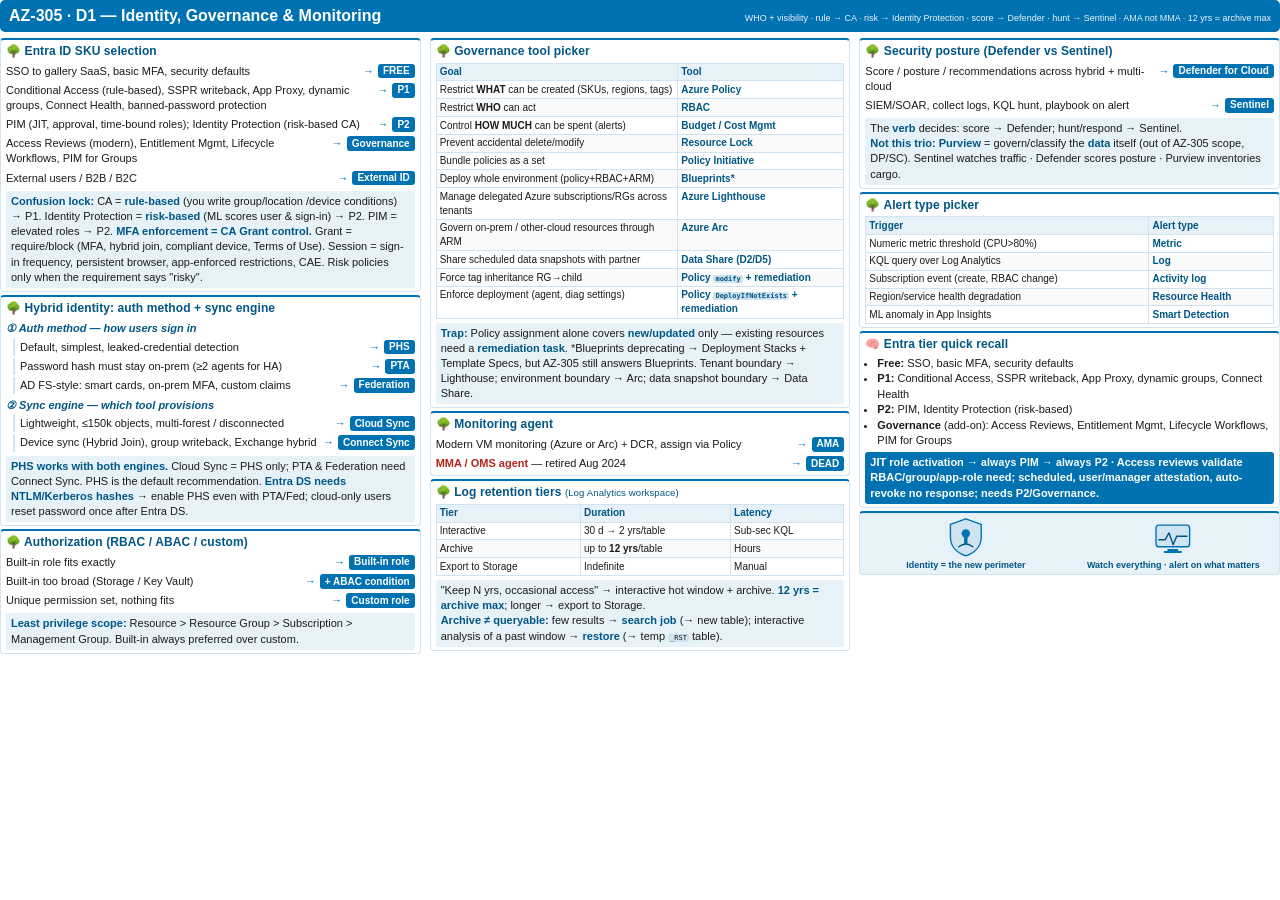
<file: data/cheat-sheets/one-pagers/d1-identity-governance-monitoring.html>
<!doctype html>
<html lang="en">
  <head>
    <meta charset="utf-8" />
    <meta name="viewport" content="width=device-width, initial-scale=1" />
    <title>AZ-305 · D1 Identity, Governance, Monitoring</title>
    <link rel="stylesheet" href="onepager.css" />
    <style>
      /* d1-only: tighten spacing ~15px so the extra Alert-type card stays on one page */
      .theme-d1 .card { margin-bottom: 3px; padding-top: 3px; padding-bottom: 3px; }
      .theme-d1 .card > h2 { margin-bottom: 3px; }
    </style>
  </head>
  <body class="theme-d1">
    <div class="banner">
      <h1>AZ-305 · D1 — Identity, Governance &amp; Monitoring</h1>
      <span class="sub"
        >WHO + visibility · rule → CA · risk → Identity Protection · score → Defender · hunt → Sentinel · AMA not MMA · 12 yrs = archive max</span
      >
    </div>

    <div class="grid">
      <!-- Tree 1 -->
      <section class="card">
        <h2>🌳 Entra ID SKU selection</h2>
        <div class="tree">
          <div class="row">
            <span class="cond">SSO to gallery SaaS, basic MFA, security defaults</span>
            <span class="arrow">→</span><span class="ans">FREE</span>
          </div>
          <div class="row">
            <span class="cond"
              >Conditional Access (rule-based), SSPR writeback, App Proxy, dynamic
              groups, Connect Health, banned-password protection</span
            >
            <span class="arrow">→</span><span class="ans">P1</span>
          </div>
          <div class="row">
            <span class="cond"
              >PIM (JIT, approval, time-bound roles); Identity Protection
              (risk-based CA)</span
            >
            <span class="arrow">→</span><span class="ans">P2</span>
          </div>
          <div class="row">
            <span class="cond"
              >Access Reviews (modern), Entitlement Mgmt, Lifecycle Workflows,
              PIM for Groups</span
            >
            <span class="arrow">→</span><span class="ans">Governance</span>
          </div>
          <div class="row">
            <span class="cond">External users / B2B / B2C</span>
            <span class="arrow">→</span><span class="ans">External ID</span>
          </div>
        </div>
        <div class="note">
          <b>Confusion lock:</b> CA = <b>rule-based</b> (you write group/location
          /device conditions) → P1. Identity Protection = <b>risk-based</b> (ML
          scores user &amp; sign-in) → P2. PIM = elevated roles → P2.
          <b>MFA enforcement = CA Grant control.</b> Grant = require/block (MFA,
          hybrid join, compliant device, Terms of Use). Session = sign-in
          frequency, persistent browser, app-enforced restrictions, CAE. Risk
          policies only when the requirement says "risky".
        </div>
      </section>

      <!-- Tree 2 -->
      <section class="card">
        <h2>🌳 Hybrid identity: auth method + sync engine</h2>
        <div class="tree">
          <div class="row gate">① Auth method — how users sign in</div>
          <div class="row lvl2">
            <span class="cond">Default, simplest, leaked-credential detection</span>
            <span class="arrow">→</span><span class="ans">PHS</span>
          </div>
          <div class="row lvl2">
            <span class="cond">Password hash must stay on-prem (≥2 agents for HA)</span>
            <span class="arrow">→</span><span class="ans">PTA</span>
          </div>
          <div class="row lvl2">
            <span class="cond">AD FS-style: smart cards, on-prem MFA, custom claims</span>
            <span class="arrow">→</span><span class="ans">Federation</span>
          </div>
          <div class="row gate">② Sync engine — which tool provisions</div>
          <div class="row lvl2">
            <span class="cond">Lightweight, ≤150k objects, multi-forest / disconnected</span>
            <span class="arrow">→</span><span class="ans">Cloud Sync</span>
          </div>
          <div class="row lvl2">
            <span class="cond">Device sync (Hybrid Join), group writeback, Exchange hybrid</span>
            <span class="arrow">→</span><span class="ans">Connect Sync</span>
          </div>
        </div>
        <div class="note">
          <b>PHS works with both engines.</b> Cloud Sync = PHS only; PTA &amp;
          Federation need Connect Sync. PHS is the default recommendation.
          <b>Entra DS needs NTLM/Kerberos hashes</b> → enable PHS even with PTA/Fed;
          cloud-only users reset password once after Entra DS.
        </div>
      </section>

      <!-- Tree 3 -->
      <section class="card">
        <h2>🌳 Authorization (RBAC / ABAC / custom)</h2>
        <div class="tree">
          <div class="row">
            <span class="cond">Built-in role fits exactly</span>
            <span class="arrow">→</span><span class="ans">Built-in role</span>
          </div>
          <div class="row">
            <span class="cond">Built-in too broad (Storage / Key Vault)</span>
            <span class="arrow">→</span><span class="ans">+ ABAC condition</span>
          </div>
          <div class="row">
            <span class="cond">Unique permission set, nothing fits</span>
            <span class="arrow">→</span><span class="ans">Custom role</span>
          </div>
        </div>
        <div class="note">
          <b>Least privilege scope:</b> Resource &gt; Resource Group &gt;
          Subscription &gt; Management Group. Built-in always preferred over
          custom.
        </div>
      </section>

      <!-- Tree 4 -->
      <section class="card">
        <h2>🌳 Governance tool picker</h2>
        <table>
          <thead>
            <tr><th>Goal</th><th>Tool</th></tr>
          </thead>
          <tbody>
            <tr><td>Restrict <b>WHAT</b> can be created (SKUs, regions, tags)</td><td class="win">Azure Policy</td></tr>
            <tr><td>Restrict <b>WHO</b> can act</td><td class="win">RBAC</td></tr>
            <tr><td>Control <b>HOW MUCH</b> can be spent (alerts)</td><td class="win">Budget / Cost Mgmt</td></tr>
            <tr><td>Prevent accidental delete/modify</td><td class="win">Resource Lock</td></tr>
            <tr><td>Bundle policies as a set</td><td class="win">Policy Initiative</td></tr>
            <tr><td>Deploy whole environment (policy+RBAC+ARM)</td><td class="win">Blueprints*</td></tr>
            <tr><td>Manage delegated Azure subscriptions/RGs across tenants</td><td class="win">Azure Lighthouse</td></tr>
            <tr><td>Govern on-prem / other-cloud resources through ARM</td><td class="win">Azure Arc</td></tr>
            <tr><td>Share scheduled data snapshots with partner</td><td class="win">Data Share (D2/D5)</td></tr>
            <tr><td>Force tag inheritance RG→child</td><td class="win">Policy <code>modify</code> + remediation</td></tr>
            <tr><td>Enforce deployment (agent, diag settings)</td><td class="win">Policy <code>DeployIfNotExists</code> + remediation</td></tr>
          </tbody>
        </table>
        <div class="note">
          <b>Trap:</b> Policy assignment alone covers <b>new/updated</b> only —
          existing resources need a <b>remediation task</b>. *Blueprints
          deprecating → Deployment Stacks + Template Specs, but AZ-305 still
          answers Blueprints. Tenant boundary → Lighthouse; environment
          boundary → Arc; data snapshot boundary → Data Share.
        </div>
      </section>

      <!-- Tree 5a -->
      <section class="card">
        <h2>🌳 Monitoring agent</h2>
        <div class="tree">
          <div class="row">
            <span class="cond">Modern VM monitoring (Azure or Arc) + DCR, assign via Policy</span>
            <span class="arrow">→</span><span class="ans">AMA</span>
          </div>
          <div class="row">
            <span class="cond"><span class="trap">MMA / OMS agent</span> — retired Aug 2024</span>
            <span class="arrow">→</span><span class="ans">DEAD</span>
          </div>
        </div>
      </section>

      <!-- Tree 5b -->
      <section class="card">
        <h2>🌳 Log retention tiers <span style="font-weight:normal;font-size:0.8em;">(Log Analytics workspace)</span></h2>
        <table>
          <thead><tr><th>Tier</th><th>Duration</th><th>Latency</th></tr></thead>
          <tbody>
            <tr><td>Interactive</td><td>30 d → 2 yrs/table</td><td>Sub-sec KQL</td></tr>
            <tr><td>Archive</td><td>up to <b>12 yrs</b>/table</td><td>Hours</td></tr>
            <tr><td>Export to Storage</td><td>Indefinite</td><td>Manual</td></tr>
          </tbody>
        </table>
        <div class="note">
          "Keep N yrs, occasional access" → interactive hot window + archive.
          <b>12 yrs = archive max</b>; longer → export to Storage.<br>
          <b>Archive ≠ queryable:</b> few results → <b>search job</b> (→ new table);
          interactive analysis of a past window → <b>restore</b> (→ temp <code>_RST</code> table).
        </div>
      </section>

      <!-- Tree 6 -->
      <section class="card">
        <h2>🌳 Security posture (Defender vs Sentinel)</h2>
        <div class="tree">
          <div class="row">
            <span class="cond">Score / posture / recommendations across hybrid + multi-cloud</span>
            <span class="arrow">→</span><span class="ans">Defender for Cloud</span>
          </div>
          <div class="row">
            <span class="cond">SIEM/SOAR, collect logs, KQL hunt, playbook on alert</span>
            <span class="arrow">→</span><span class="ans">Sentinel</span>
          </div>
        </div>
        <div class="note">The <b>verb</b> decides: score → Defender; hunt/respond → Sentinel.<br>
          <b>Not this trio:</b> <b>Purview</b> = govern/classify the <b>data</b> itself (out of AZ-305 scope, DP/SC).
          Sentinel watches traffic · Defender scores posture · Purview inventories cargo.</div>
      </section>

      <!-- Alerts -->
      <section class="card">
        <h2>🌳 Alert type picker</h2>
        <table>
          <thead><tr><th>Trigger</th><th>Alert type</th></tr></thead>
          <tbody>
            <tr><td>Numeric metric threshold (CPU&gt;80%)</td><td class="win">Metric</td></tr>
            <tr><td>KQL query over Log Analytics</td><td class="win">Log</td></tr>
            <tr><td>Subscription event (create, RBAC change)</td><td class="win">Activity log</td></tr>
            <tr><td>Region/service health degradation</td><td class="win">Resource Health</td></tr>
            <tr><td>ML anomaly in App Insights</td><td class="win">Smart Detection</td></tr>
          </tbody>
        </table>
      </section>

      <!-- Mnemonic / recall -->
      <section class="card">
        <h2>🧠 Entra tier quick recall</h2>
        <ul>
          <li><b>Free:</b> SSO, basic MFA, security defaults</li>
          <li><b>P1:</b> Conditional Access, SSPR writeback, App Proxy, dynamic groups, Connect Health</li>
          <li><b>P2:</b> PIM, Identity Protection (risk-based)</li>
          <li><b>Governance</b> (add-on): Access Reviews, Entitlement Mgmt, Lifecycle Workflows, PIM for Groups</li>
        </ul>
        <div class="mnemonic">
          JIT role activation → <span class="m">always PIM → always P2</span> ·
          Access reviews validate RBAC/group/app-role need; scheduled, user/manager
          attestation, auto-revoke no response; needs P2/Governance.
        </div>
      </section>

      <section class="card art art-pair">
        <div class="art-cell">
          <svg viewBox="0 0 120 120" role="img" aria-label="Security shield with keyhole">
            <path d="M60 8 L104 24 V60 C104 88 84 106 60 114 C36 106 16 88 16 60 V24 Z"
              fill="var(--tint2)" stroke="var(--accent)" stroke-width="4" stroke-linejoin="round" />
            <circle cx="60" cy="50" r="12" fill="var(--accent)" />
            <rect x="55" y="56" width="10" height="24" rx="3" fill="var(--accent)" />
            <path d="M40 88 q20 -16 40 0" stroke="var(--accent-dk)" stroke-width="4" fill="none" stroke-linecap="round" />
          </svg>
          <div class="cap">Identity = the new perimeter</div>
        </div>
        <div class="art-cell">
          <svg viewBox="0 0 120 120" role="img" aria-label="Monitoring dashboard with pulse">
            <rect x="12" y="26" width="96" height="62" rx="8" fill="var(--tint2)" stroke="var(--accent)" stroke-width="4" />
            <polyline points="20,68 38,68 49,48 61,82 71,58 82,58 100,58" fill="none"
              stroke="var(--accent-dk)" stroke-width="4" stroke-linecap="round" stroke-linejoin="round" />
            <rect x="44" y="94" width="32" height="6" rx="3" fill="var(--accent)" />
            <rect x="34" y="100" width="52" height="6" rx="3" fill="var(--accent)" />
          </svg>
          <div class="cap">Watch everything · alert on what matters</div>
        </div>
      </section>
    </div>

  </body>
</html>
</file>
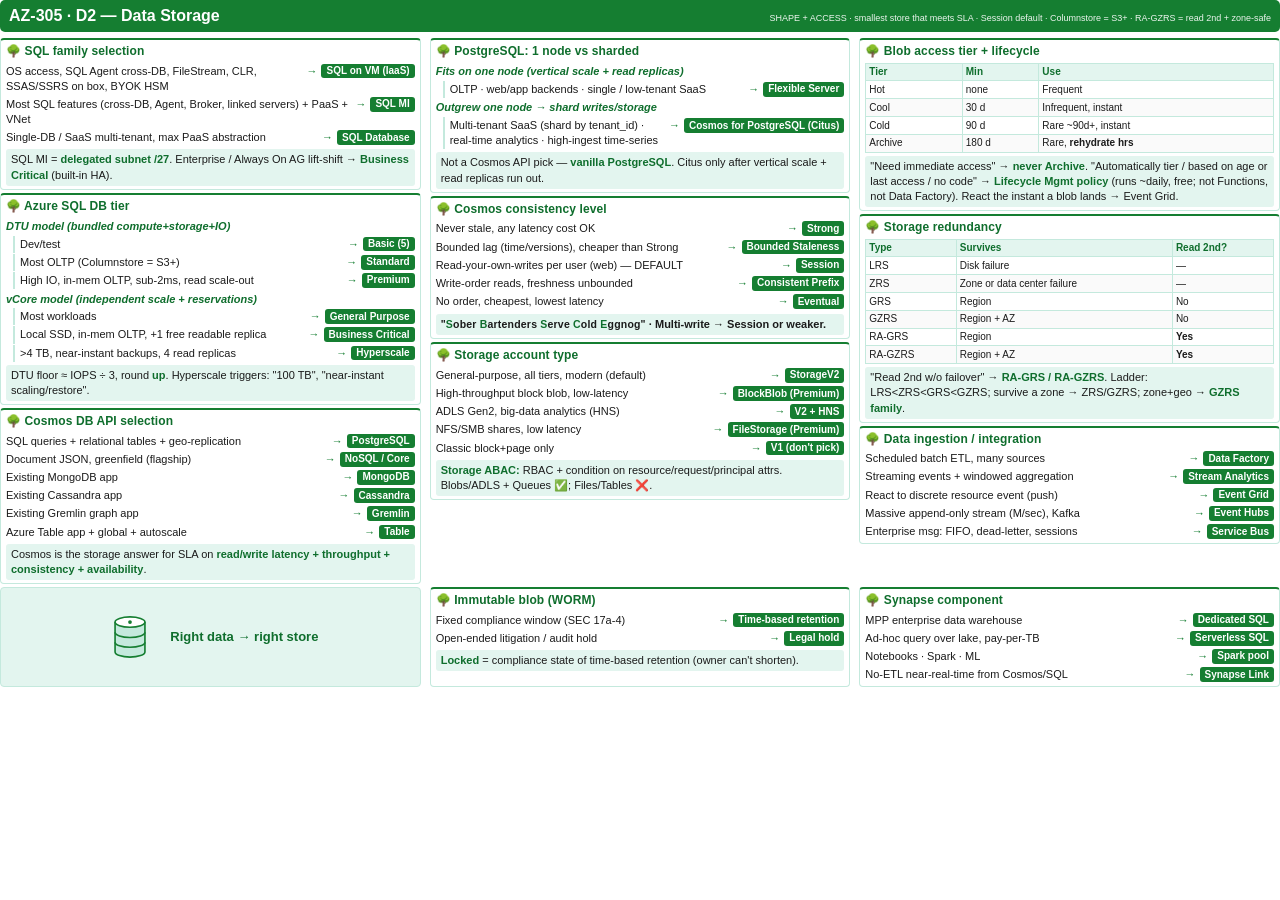
<file: data/cheat-sheets/one-pagers/d2-data-storage.html>
<!doctype html>
<html lang="en">
  <head>
    <meta charset="utf-8" />
    <meta name="viewport" content="width=device-width, initial-scale=1" />
    <title>AZ-305 · D2 Data Storage</title>
    <link rel="stylesheet" href="onepager.css" />
    <style>
      .theme-d2 .card {
        margin-bottom: 3px;
        padding-top: 3px;
        padding-bottom: 3px;
      }
      .theme-d2 .card > h2 {
        margin-bottom: 3px;
      }
      .theme-d2 .note {
        margin-top: 3px;
      }
      .theme-d2 .tree {
        gap: 1px;
      }
      .theme-d2 .bottom-row {
        display: flex;
        gap: 9px;
        margin-top: 3px;
      }
      .theme-d2 .bottom-row .art-strip {
        flex: 0 0 calc((100% - 18px) / 3);
      }
      .theme-d2 .bottom-row .synapse {
        flex: 0 0 calc((100% - 18px) / 3);
        margin: 0;
      }
      .theme-d2 .bottom-row .worm {
        flex: 0 0 calc((100% - 18px) / 3);
        margin: 0;
      }
      .theme-d2 .art-strip {
        display: flex;
        align-items: center;
        justify-content: center;
        gap: 12px;
        margin: 0;
        padding: 0;
        border: 1px solid var(--tint2);
        background: var(--tint);
        border-radius: 4px;
      }
      .theme-d2 .art-strip svg {
        height: 56px;
        width: auto;
      }
      .theme-d2 .art-strip .cap {
        font-weight: 700;
        color: var(--accent-dk);
        font-size: 13px;
      }
      .theme-d2 .mnemonic {
        background: var(--tint);
        color: #1b1b1b;
      }
      .theme-d2 .mnemonic .k {
        color: var(--accent-dk);
      }
    </style>
  </head>
  <body class="theme-d2">
    <div class="banner">
      <h1>AZ-305 · D2 — Data Storage</h1>
      <span class="sub">SHAPE + ACCESS · smallest store that meets SLA · Session default · Columnstore = S3+ · RA-GZRS = read 2nd + zone-safe</span>
    </div>

    <div class="grid">
      <!-- Tree 1 -->
      <section class="card">
        <h2>🌳 SQL family selection</h2>
        <div class="tree">
          <div class="row">
            <span class="cond">OS access, SQL Agent cross-DB, FileStream, CLR, SSAS/SSRS on box, BYOK HSM</span>
            <span class="arrow">→</span><span class="ans">SQL on VM (IaaS)</span>
          </div>
          <div class="row">
            <span class="cond">Most SQL features (cross-DB, Agent, Broker, linked servers) + PaaS + VNet</span>
            <span class="arrow">→</span><span class="ans">SQL MI</span>
          </div>
          <div class="row">
            <span class="cond">Single-DB / SaaS multi-tenant, max PaaS abstraction</span>
            <span class="arrow">→</span><span class="ans">SQL Database</span>
          </div>
        </div>
        <div class="note">SQL MI = <b>delegated subnet /27</b>. Enterprise / Always On AG lift-shift → <b>Business Critical</b> (built-in HA).</div>
      </section>

      <!-- Tree 2 -->
      <section class="card">
        <h2>🌳 Azure SQL DB tier</h2>
        <div class="tree">
          <div class="row gate">DTU model (bundled compute+storage+IO)</div>
          <div class="row lvl2"><span class="cond">Dev/test</span><span class="arrow">→</span><span class="ans">Basic (5)</span></div>
          <div class="row lvl2"><span class="cond">Most OLTP (Columnstore = S3+)</span><span class="arrow">→</span><span class="ans">Standard</span></div>
          <div class="row lvl2"><span class="cond">High IO, in-mem OLTP, sub-2ms, read scale-out</span><span class="arrow">→</span><span class="ans">Premium</span></div>
          <div class="row gate">vCore model (independent scale + reservations)</div>
          <div class="row lvl2"><span class="cond">Most workloads</span><span class="arrow">→</span><span class="ans">General Purpose</span></div>
          <div class="row lvl2"><span class="cond">Local SSD, in-mem OLTP, +1 free readable replica</span><span class="arrow">→</span><span class="ans">Business Critical</span></div>
          <div class="row lvl2"><span class="cond">&gt;4 TB, near-instant backups, 4 read replicas</span><span class="arrow">→</span><span class="ans">Hyperscale</span></div>
        </div>
        <div class="note">DTU floor ≈ IOPS ÷ 3, round <b>up</b>. Hyperscale triggers: "100 TB", "near-instant scaling/restore".</div>
      </section>

      <!-- Tree 3 -->
      <section class="card">
        <h2>🌳 Cosmos DB API selection</h2>
        <div class="tree">
          <div class="row"><span class="cond">SQL queries + relational tables + geo-replication</span><span class="arrow">→</span><span class="ans">PostgreSQL</span></div>
          <div class="row"><span class="cond">Document JSON, greenfield (flagship)</span><span class="arrow">→</span><span class="ans">NoSQL / Core</span></div>
          <div class="row"><span class="cond">Existing MongoDB app</span><span class="arrow">→</span><span class="ans">MongoDB</span></div>
          <div class="row"><span class="cond">Existing Cassandra app</span><span class="arrow">→</span><span class="ans">Cassandra</span></div>
          <div class="row"><span class="cond">Existing Gremlin graph app</span><span class="arrow">→</span><span class="ans">Gremlin</span></div>
          <div class="row"><span class="cond">Azure Table app + global + autoscale</span><span class="arrow">→</span><span class="ans">Table</span></div>
        </div>
        <div class="note">Cosmos is the storage answer for SLA on <b>read/write latency + throughput + consistency + availability</b>.</div>
      </section>

      <!-- Tree 3b -->
      <section class="card">
        <h2>🌳 PostgreSQL: 1 node vs sharded</h2>
        <div class="tree">
          <div class="row gate">Fits on one node (vertical scale + read replicas)</div>
          <div class="row lvl2"><span class="cond">OLTP · web/app backends · single / low-tenant SaaS</span><span class="arrow">→</span><span class="ans">Flexible Server</span></div>
          <div class="row gate">Outgrew one node → shard writes/storage</div>
          <div class="row lvl2"><span class="cond">Multi-tenant SaaS (shard by tenant_id) · real-time analytics · high-ingest time-series</span><span class="arrow">→</span><span class="ans">Cosmos for PostgreSQL (Citus)</span></div>
        </div>
        <div class="note">Not a Cosmos API pick — <b>vanilla PostgreSQL</b>. Citus only after vertical scale + read replicas run out.</div>
      </section>

      <!-- Tree 4 -->
      <section class="card">
        <h2>🌳 Cosmos consistency level</h2>
        <div class="tree">
          <div class="row"><span class="cond">Never stale, any latency cost OK</span><span class="arrow">→</span><span class="ans">Strong</span></div>
          <div class="row"><span class="cond">Bounded lag (time/versions), cheaper than Strong</span><span class="arrow">→</span><span class="ans">Bounded Staleness</span></div>
          <div class="row"><span class="cond">Read-your-own-writes per user (web) — DEFAULT</span><span class="arrow">→</span><span class="ans">Session</span></div>
          <div class="row"><span class="cond">Write-order reads, freshness unbounded</span><span class="arrow">→</span><span class="ans">Consistent Prefix</span></div>
          <div class="row"><span class="cond">No order, cheapest, lowest latency</span><span class="arrow">→</span><span class="ans">Eventual</span></div>
        </div>
        <div class="mnemonic"><span class="m">"<span class="k">S</span>ober <span class="k">B</span>artenders <span class="k">S</span>erve <span class="k">C</span>old <span class="k">E</span>ggnog"</span> · Multi-write → Session or weaker.</div>
      </section>

      <!-- Tree 5 -->
      <section class="card">
        <h2>🌳 Storage account type</h2>
        <div class="tree">
          <div class="row"><span class="cond">General-purpose, all tiers, modern (default)</span><span class="arrow">→</span><span class="ans">StorageV2</span></div>
          <div class="row"><span class="cond">High-throughput block blob, low-latency</span><span class="arrow">→</span><span class="ans">BlockBlob (Premium)</span></div>
          <div class="row"><span class="cond">ADLS Gen2, big-data analytics (HNS)</span><span class="arrow">→</span><span class="ans">V2 + HNS</span></div>
          <div class="row"><span class="cond">NFS/SMB shares, low latency</span><span class="arrow">→</span><span class="ans">FileStorage (Premium)</span></div>
          <div class="row"><span class="cond">Classic block+page only</span><span class="arrow">→</span><span class="ans">V1 (don't pick)</span></div>
        </div>
        <div class="note"><b>Storage ABAC:</b> RBAC + condition on resource/request/principal attrs. Blobs/ADLS + Queues ✅; Files/Tables ❌.</div>
      </section>

      <!-- Tree 6 + 6b -->
      <section class="card">
        <h2>🌳 Blob access tier + lifecycle</h2>
        <table>
          <thead><tr><th>Tier</th><th>Min</th><th>Use</th></tr></thead>
          <tbody>
            <tr><td>Hot</td><td>none</td><td>Frequent</td></tr>
            <tr><td>Cool</td><td>30 d</td><td>Infrequent, instant</td></tr>
            <tr><td>Cold</td><td>90 d</td><td>Rare ~90d+, instant</td></tr>
            <tr><td>Archive</td><td>180 d</td><td>Rare, <b>rehydrate hrs</b></td></tr>
          </tbody>
        </table>
        <div class="note">"Need immediate access" → <b>never Archive</b>. "Automatically tier / based on age or last access / no code" → <b>Lifecycle Mgmt policy</b> (runs ~daily, free; not Functions, not Data Factory). React the instant a blob lands → Event Grid.</div>
      </section>

      <!-- Tree 7 -->
      <section class="card">
        <h2>🌳 Storage redundancy</h2>
        <table>
          <thead><tr><th>Type</th><th>Survives</th><th>Read 2nd?</th></tr></thead>
          <tbody>
            <tr><td>LRS</td><td>Disk failure</td><td>—</td></tr>
            <tr><td>ZRS</td><td>Zone or data center failure</td><td>—</td></tr>
            <tr><td>GRS</td><td>Region</td><td>No</td></tr>
            <tr><td>GZRS</td><td>Region + AZ</td><td>No</td></tr>
            <tr><td>RA-GRS</td><td>Region</td><td><b>Yes</b></td></tr>
            <tr><td>RA-GZRS</td><td>Region + AZ</td><td><b>Yes</b></td></tr>
          </tbody>
        </table>
        <div class="note">"Read 2nd w/o failover" → <b>RA-GRS / RA-GZRS</b>. Ladder: LRS&lt;ZRS&lt;GRS&lt;GZRS; survive a zone → ZRS/GZRS; zone+geo → <b>GZRS family</b>.</div>
      </section>

      <!-- Tree 8 + Synapse -->
      <section class="card">
        <h2>🌳 Data ingestion / integration</h2>
        <div class="tree">
          <div class="row"><span class="cond">Scheduled batch ETL, many sources</span><span class="arrow">→</span><span class="ans">Data Factory</span></div>
          <div class="row"><span class="cond">Streaming events + windowed aggregation</span><span class="arrow">→</span><span class="ans">Stream Analytics</span></div>
          <div class="row"><span class="cond">React to discrete resource event (push)</span><span class="arrow">→</span><span class="ans">Event Grid</span></div>
          <div class="row"><span class="cond">Massive append-only stream (M/sec), Kafka</span><span class="arrow">→</span><span class="ans">Event Hubs</span></div>
          <div class="row"><span class="cond">Enterprise msg: FIFO, dead-letter, sessions</span><span class="arrow">→</span><span class="ans">Service Bus</span></div>
        </div>
      </section>
    </div>

    <div class="bottom-row">
      <section class="art-strip">
        <svg viewBox="0 0 120 120" role="img" aria-label="Stacked database disks">
          <g stroke="var(--accent)" stroke-width="3.5" stroke-linejoin="round">
            <path d="M28 28 V92 a32 11 0 0 0 64 0 V28" fill="var(--tint2)" />
            <path d="M28 50 a32 11 0 0 0 64 0" fill="none" />
            <path d="M28 71 a32 11 0 0 0 64 0" fill="none" />
            <ellipse cx="60" cy="28" rx="32" ry="11" fill="#ffffff" />
          </g>
          <circle cx="60" cy="28" r="4" fill="var(--accent)" />
        </svg>
        <div class="cap">Right data → right store</div>
      </section>
      <section class="card worm">
        <h2>🌳 Immutable blob (WORM)</h2>
        <div class="tree">
          <div class="row"><span class="cond">Fixed compliance window (SEC 17a-4)</span><span class="arrow">→</span><span class="ans">Time-based retention</span></div>
          <div class="row"><span class="cond">Open-ended litigation / audit hold</span><span class="arrow">→</span><span class="ans">Legal hold</span></div>
        </div>
        <div class="note"><b>Locked</b> = compliance state of time-based retention (owner can't shorten).</div>
      </section>
      <section class="card synapse">
        <h2>🌳 Synapse component</h2>
        <div class="tree">
          <div class="row"><span class="cond">MPP enterprise data warehouse</span><span class="arrow">→</span><span class="ans">Dedicated SQL</span></div>
          <div class="row"><span class="cond">Ad-hoc query over lake, pay-per-TB</span><span class="arrow">→</span><span class="ans">Serverless SQL</span></div>
          <div class="row"><span class="cond">Notebooks · Spark · ML</span><span class="arrow">→</span><span class="ans">Spark pool</span></div>
          <div class="row"><span class="cond">No-ETL near-real-time from Cosmos/SQL</span><span class="arrow">→</span><span class="ans">Synapse Link</span></div>
        </div>
      </section>
    </div>

  </body>
</html>
</file>
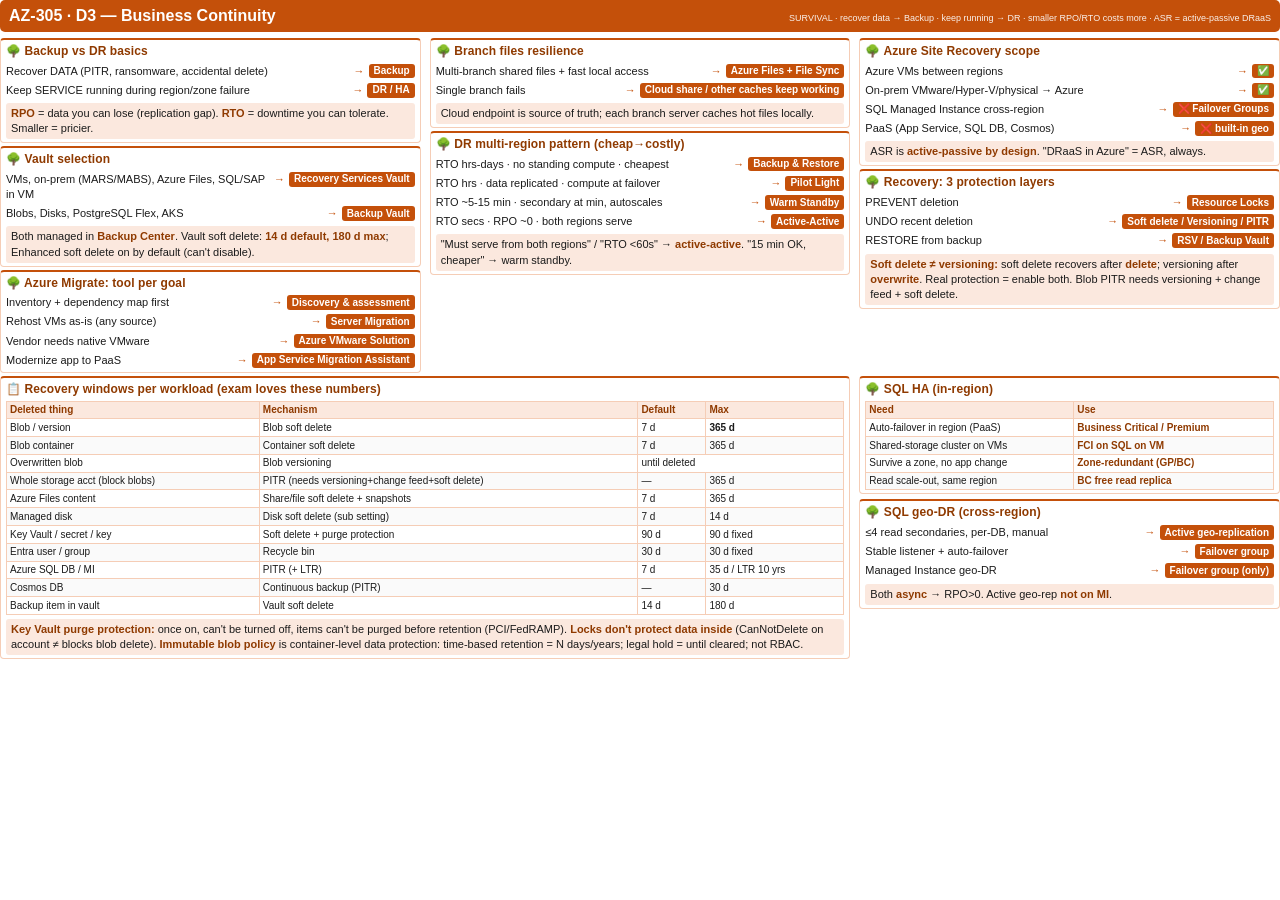
<file: data/cheat-sheets/one-pagers/d3-business-continuity.html>
<!doctype html>
<html lang="en">
  <head>
    <meta charset="utf-8" />
    <meta name="viewport" content="width=device-width, initial-scale=1" />
    <title>AZ-305 · D3 Business Continuity</title>
    <link rel="stylesheet" href="onepager.css" />
    <style>
      .theme-d3 .card {
        margin-bottom: 3px;
        padding-top: 3px;
        padding-bottom: 3px;
      }
      .theme-d3 .card > h2 {
        margin-bottom: 3px;
      }
      .theme-d3 .bottom-row {
        display: flex;
        gap: 9px;
        margin-top: 3px;
        align-items: flex-start;
      }
      .theme-d3 .bottom-row .recov {
        flex: 0 0 calc(2 * (100% - 18px) / 3 + 9px);
        margin: 0;
      }
      .theme-d3 .bottom-row .side-col {
        flex: 0 0 calc((100% - 18px) / 3);
        display: flex;
        flex-direction: column;
        gap: 5px;
      }
      .theme-d3 .bottom-row .side-col .card {
        margin: 0;
      }
    </style>
  </head>
  <body class="theme-d3">
    <div class="banner">
      <h1>AZ-305 · D3 — Business Continuity</h1>
      <span class="sub">SURVIVAL · recover data → Backup · keep running → DR · smaller RPO/RTO costs more · ASR = active-passive DRaaS</span>
    </div>

    <div class="grid">
      <!-- Tree 1 -->
      <section class="card">
        <h2>🌳 Backup vs DR basics</h2>
        <div class="tree">
          <div class="row"><span class="cond">Recover DATA (PITR, ransomware, accidental delete)</span><span class="arrow">→</span><span class="ans">Backup</span></div>
          <div class="row"><span class="cond">Keep SERVICE running during region/zone failure</span><span class="arrow">→</span><span class="ans">DR / HA</span></div>
        </div>
        <div class="note"><b>RPO</b> = data you can lose (replication gap). <b>RTO</b> = downtime you can tolerate. Smaller = pricier.</div>
      </section>

      <!-- Tree 2 -->
      <section class="card">
        <h2>🌳 Vault selection</h2>
        <div class="tree">
          <div class="row"><span class="cond">VMs, on-prem (MARS/MABS), Azure Files, SQL/SAP in VM</span><span class="arrow">→</span><span class="ans">Recovery Services Vault</span></div>
          <div class="row"><span class="cond">Blobs, Disks, PostgreSQL Flex, AKS</span><span class="arrow">→</span><span class="ans">Backup Vault</span></div>
        </div>
        <div class="note">Both managed in <b>Backup Center</b>. Vault soft delete: <b>14 d default, 180 d max</b>; Enhanced soft delete on by default (can't disable).</div>
      </section>

      <!-- Tree 2c: Azure Migrate -->
      <section class="card">
        <h2>🌳 Azure Migrate: tool per goal</h2>
        <div class="tree">
          <div class="row"><span class="cond">Inventory + dependency map first</span><span class="arrow">→</span><span class="ans">Discovery &amp; assessment</span></div>
          <div class="row"><span class="cond">Rehost VMs as-is (any source)</span><span class="arrow">→</span><span class="ans">Server Migration</span></div>
          <div class="row"><span class="cond">Vendor needs native VMware</span><span class="arrow">→</span><span class="ans">Azure VMware Solution</span></div>
          <div class="row"><span class="cond">Modernize app to PaaS</span><span class="arrow">→</span><span class="ans">App Service Migration Assistant</span></div>
        </div>
      </section>

      <!-- Tree 3 -->
      <section class="card">
        <h2>🌳 Branch files resilience</h2>
        <div class="tree">
          <div class="row"><span class="cond">Multi-branch shared files + fast local access</span><span class="arrow">→</span><span class="ans">Azure Files + File Sync</span></div>
          <div class="row"><span class="cond">Single branch fails</span><span class="arrow">→</span><span class="ans">Cloud share / other caches keep working</span></div>
        </div>
        <div class="note">Cloud endpoint is source of truth; each branch server caches hot files locally.</div>
      </section>

      <!-- Tree 3 -->
      <section class="card">
        <h2>🌳 DR multi-region pattern (cheap→costly)</h2>
        <div class="tree">
          <div class="row"><span class="cond">RTO hrs-days · no standing compute · cheapest</span><span class="arrow">→</span><span class="ans">Backup &amp; Restore</span></div>
          <div class="row"><span class="cond">RTO hrs · data replicated · compute at failover</span><span class="arrow">→</span><span class="ans">Pilot Light</span></div>
          <div class="row"><span class="cond">RTO ~5-15 min · secondary at min, autoscales</span><span class="arrow">→</span><span class="ans">Warm Standby</span></div>
          <div class="row"><span class="cond">RTO secs · RPO ~0 · both regions serve</span><span class="arrow">→</span><span class="ans">Active-Active</span></div>
        </div>
        <div class="note">"Must serve from both regions" / "RTO &lt;60s" → <b>active-active</b>. "15 min OK, cheaper" → warm standby.</div>
      </section>

      <!-- Tree 4 -->
      <section class="card">
        <h2>🌳 Azure Site Recovery scope</h2>
        <div class="tree">
          <div class="row"><span class="cond">Azure VMs between regions</span><span class="arrow">→</span><span class="ans">✅</span></div>
          <div class="row"><span class="cond">On-prem VMware/Hyper-V/physical → Azure</span><span class="arrow">→</span><span class="ans">✅</span></div>
          <div class="row"><span class="cond">SQL Managed Instance cross-region</span><span class="arrow">→</span><span class="ans">❌ Failover Groups</span></div>
          <div class="row"><span class="cond">PaaS (App Service, SQL DB, Cosmos)</span><span class="arrow">→</span><span class="ans">❌ built-in geo</span></div>
        </div>
        <div class="note">ASR is <b>active-passive by design</b>. "DRaaS in Azure" = ASR, always.</div>
      </section>

      <!-- Tree 2b layers -->
      <section class="card">
        <h2>🌳 Recovery: 3 protection layers</h2>
        <div class="tree">
          <div class="row"><span class="cond">PREVENT deletion</span><span class="arrow">→</span><span class="ans">Resource Locks</span></div>
          <div class="row"><span class="cond">UNDO recent deletion</span><span class="arrow">→</span><span class="ans">Soft delete / Versioning / PITR</span></div>
          <div class="row"><span class="cond">RESTORE from backup</span><span class="arrow">→</span><span class="ans">RSV / Backup Vault</span></div>
        </div>
        <div class="note"><b>Soft delete ≠ versioning:</b> soft delete recovers after <b>delete</b>; versioning after <b>overwrite</b>. Real protection = enable both. Blob PITR needs versioning + change feed + soft delete.</div>
      </section>
    </div>

    <div class="bottom-row">
      <section class="card recov">
        <h2>📋 Recovery windows per workload (exam loves these numbers)</h2>
        <table>
          <thead><tr><th>Deleted thing</th><th>Mechanism</th><th>Default</th><th>Max</th></tr></thead>
          <tbody>
            <tr><td>Blob / version</td><td>Blob soft delete</td><td>7 d</td><td><b>365 d</b></td></tr>
            <tr><td>Blob container</td><td>Container soft delete</td><td>7 d</td><td>365 d</td></tr>
            <tr><td>Overwritten blob</td><td>Blob versioning</td><td colspan="2">until deleted</td></tr>
            <tr><td>Whole storage acct (block blobs)</td><td>PITR (needs versioning+change feed+soft delete)</td><td>—</td><td>365 d</td></tr>
            <tr><td>Azure Files content</td><td>Share/file soft delete + snapshots</td><td>7 d</td><td>365 d</td></tr>
            <tr><td>Managed disk</td><td>Disk soft delete (sub setting)</td><td>7 d</td><td>14 d</td></tr>
            <tr><td>Key Vault / secret / key</td><td>Soft delete + purge protection</td><td>90 d</td><td>90 d fixed</td></tr>
            <tr><td>Entra user / group</td><td>Recycle bin</td><td>30 d</td><td>30 d fixed</td></tr>
            <tr><td>Azure SQL DB / MI</td><td>PITR (+ LTR)</td><td>7 d</td><td>35 d / LTR 10 yrs</td></tr>
            <tr><td>Cosmos DB</td><td>Continuous backup (PITR)</td><td>—</td><td>30 d</td></tr>
            <tr><td>Backup item in vault</td><td>Vault soft delete</td><td>14 d</td><td>180 d</td></tr>
          </tbody>
        </table>
        <div class="note"><b>Key Vault purge protection:</b> once on, can't be turned off, items can't be purged before retention (PCI/FedRAMP). <b>Locks don't protect data inside</b> (CanNotDelete on account ≠ blocks blob delete). <b>Immutable blob policy</b> is container-level data protection: time-based retention = N days/years; legal hold = until cleared; not RBAC.</div>
      </section>
      <div class="side-col">
        <section class="card">
          <h2>🌳 SQL HA (in-region)</h2>
          <table>
            <thead><tr><th>Need</th><th>Use</th></tr></thead>
            <tbody>
              <tr><td>Auto-failover in region (PaaS)</td><td class="win">Business Critical / Premium</td></tr>
              <tr><td>Shared-storage cluster on VMs</td><td class="win">FCI on SQL on VM</td></tr>
              <tr><td>Survive a zone, no app change</td><td class="win">Zone-redundant (GP/BC)</td></tr>
              <tr><td>Read scale-out, same region</td><td class="win">BC free read replica</td></tr>
            </tbody>
          </table>
        </section>
        <section class="card">
          <h2>🌳 SQL geo-DR (cross-region)</h2>
          <div class="tree">
            <div class="row"><span class="cond">≤4 read secondaries, per-DB, manual</span><span class="arrow">→</span><span class="ans">Active geo-replication</span></div>
            <div class="row"><span class="cond">Stable listener + auto-failover</span><span class="arrow">→</span><span class="ans">Failover group</span></div>
            <div class="row"><span class="cond">Managed Instance geo-DR</span><span class="arrow">→</span><span class="ans">Failover group (only)</span></div>
          </div>
          <div class="note">Both <b>async</b> → RPO&gt;0. Active geo-rep <b>not on MI</b>.</div>
        </section>
      </div>
    </div>

  </body>
</html>
</file>
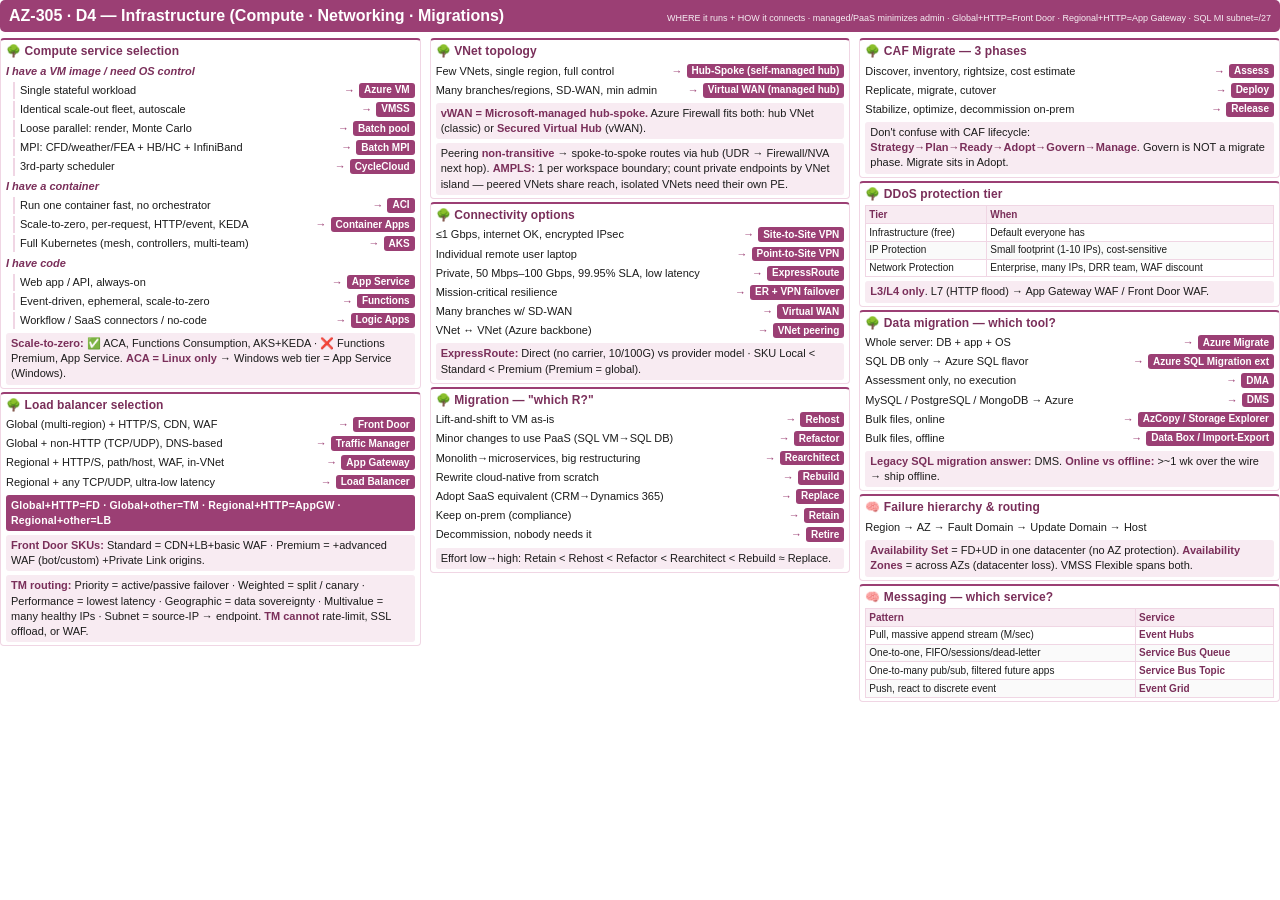
<file: data/cheat-sheets/one-pagers/d4-infrastructure.html>
<!doctype html>
<html lang="en">
  <head>
    <meta charset="utf-8" />
    <meta name="viewport" content="width=device-width, initial-scale=1" />
    <title>AZ-305 · D4 Infrastructure</title>
    <link rel="stylesheet" href="onepager.css" />
    <style>
      .theme-d4 .card {
        margin-bottom: 3px;
        padding-top: 3px;
        padding-bottom: 3px;
      }
      .theme-d4 .card > h2 {
        margin-bottom: 3px;
      }
    </style>
  </head>
  <body class="theme-d4">
    <div class="banner">
      <h1>AZ-305 · D4 — Infrastructure (Compute · Networking · Migrations)</h1>
      <span class="sub">WHERE it runs + HOW it connects · managed/PaaS minimizes admin · Global+HTTP=Front Door · Regional+HTTP=App Gateway · SQL MI subnet=/27</span>
    </div>

    <div class="grid">
      <!-- Tree 1 compute -->
      <section class="card">
        <h2>🌳 Compute service selection</h2>
        <div class="tree">
          <div class="row gate">I have a VM image / need OS control</div>
          <div class="row lvl2"><span class="cond">Single stateful workload</span><span class="arrow">→</span><span class="ans">Azure VM</span></div>
          <div class="row lvl2"><span class="cond">Identical scale-out fleet, autoscale</span><span class="arrow">→</span><span class="ans">VMSS</span></div>
          <div class="row lvl2"><span class="cond">Loose parallel: render, Monte Carlo</span><span class="arrow">→</span><span class="ans">Batch pool</span></div>
          <div class="row lvl2"><span class="cond">MPI: CFD/weather/FEA + HB/HC + InfiniBand</span><span class="arrow">→</span><span class="ans">Batch MPI</span></div>
          <div class="row lvl2"><span class="cond">3rd-party scheduler</span><span class="arrow">→</span><span class="ans">CycleCloud</span></div>
          <div class="row gate">I have a container</div>
          <div class="row lvl2"><span class="cond">Run one container fast, no orchestrator</span><span class="arrow">→</span><span class="ans">ACI</span></div>
          <div class="row lvl2"><span class="cond">Scale-to-zero, per-request, HTTP/event, KEDA</span><span class="arrow">→</span><span class="ans">Container Apps</span></div>
          <div class="row lvl2"><span class="cond">Full Kubernetes (mesh, controllers, multi-team)</span><span class="arrow">→</span><span class="ans">AKS</span></div>
          <div class="row gate">I have code</div>
          <div class="row lvl2"><span class="cond">Web app / API, always-on</span><span class="arrow">→</span><span class="ans">App Service</span></div>
          <div class="row lvl2"><span class="cond">Event-driven, ephemeral, scale-to-zero</span><span class="arrow">→</span><span class="ans">Functions</span></div>
          <div class="row lvl2"><span class="cond">Workflow / SaaS connectors / no-code</span><span class="arrow">→</span><span class="ans">Logic Apps</span></div>
        </div>
        <div class="note"><b>Scale-to-zero:</b> ✅ ACA, Functions Consumption, AKS+KEDA · ❌ Functions Premium, App Service. <b>ACA = Linux only</b> → Windows web tier = App Service (Windows).</div>
      </section>

      <!-- Tree 2 LB -->
      <section class="card">
        <h2>🌳 Load balancer selection</h2>
        <div class="tree">
          <div class="row"><span class="cond">Global (multi-region) + HTTP/S, CDN, WAF</span><span class="arrow">→</span><span class="ans">Front Door</span></div>
          <div class="row"><span class="cond">Global + non-HTTP (TCP/UDP), DNS-based</span><span class="arrow">→</span><span class="ans">Traffic Manager</span></div>
          <div class="row"><span class="cond">Regional + HTTP/S, path/host, WAF, in-VNet</span><span class="arrow">→</span><span class="ans">App Gateway</span></div>
          <div class="row"><span class="cond">Regional + any TCP/UDP, ultra-low latency</span><span class="arrow">→</span><span class="ans">Load Balancer</span></div>
        </div>
        <div class="mnemonic"><span class="m">Global+HTTP=FD · Global+other=TM · Regional+HTTP=AppGW · Regional+other=LB</span></div>
        <div class="note"><b>Front Door SKUs:</b> Standard = CDN+LB+basic WAF · Premium = +advanced WAF (bot/custom) +Private Link origins.</div>
        <div class="note"><b>TM routing:</b> Priority = active/passive failover · Weighted = split / canary · Performance = lowest latency · Geographic = data sovereignty · Multivalue = many healthy IPs · Subnet = source-IP → endpoint. <b>TM cannot</b> rate-limit, SSL offload, or WAF.</div>
      </section>

      <!-- Tree 3 VNet -->
      <section class="card">
        <h2>🌳 VNet topology</h2>
        <div class="tree">
          <div class="row"><span class="cond">Few VNets, single region, full control</span><span class="arrow">→</span><span class="ans">Hub-Spoke (self-managed hub)</span></div>
          <div class="row"><span class="cond">Many branches/regions, SD-WAN, min admin</span><span class="arrow">→</span><span class="ans">Virtual WAN (managed hub)</span></div>
        </div>
        <div class="note"><b>vWAN = Microsoft-managed hub-spoke.</b> Azure Firewall fits both: hub VNet (classic) or <b>Secured Virtual Hub</b> (vWAN).</div>
        <div class="note">Peering <b>non-transitive</b> → spoke-to-spoke routes via hub (UDR → Firewall/NVA next hop). <b>AMPLS:</b> 1 per workspace boundary; count private endpoints by VNet island — peered VNets share reach, isolated VNets need their own PE.</div>
      </section>

      <!-- Tree 4 connectivity -->
      <section class="card">
        <h2>🌳 Connectivity options</h2>
        <div class="tree">
          <div class="row"><span class="cond">≤1 Gbps, internet OK, encrypted IPsec</span><span class="arrow">→</span><span class="ans">Site-to-Site VPN</span></div>
          <div class="row"><span class="cond">Individual remote user laptop</span><span class="arrow">→</span><span class="ans">Point-to-Site VPN</span></div>
          <div class="row"><span class="cond">Private, 50 Mbps–100 Gbps, 99.95% SLA, low latency</span><span class="arrow">→</span><span class="ans">ExpressRoute</span></div>
          <div class="row"><span class="cond">Mission-critical resilience</span><span class="arrow">→</span><span class="ans">ER + VPN failover</span></div>
          <div class="row"><span class="cond">Many branches w/ SD-WAN</span><span class="arrow">→</span><span class="ans">Virtual WAN</span></div>
          <div class="row"><span class="cond">VNet ↔ VNet (Azure backbone)</span><span class="arrow">→</span><span class="ans">VNet peering</span></div>
        </div>
        <div class="note"><b>ExpressRoute:</b> Direct (no carrier, 10/100G) vs provider model · SKU Local &lt; Standard &lt; Premium (Premium = global).</div>
      </section>

      <!-- Tree 7 migration R -->
      <section class="card">
        <h2>🌳 Migration — "which R?"</h2>
        <div class="tree">
          <div class="row"><span class="cond">Lift-and-shift to VM as-is</span><span class="arrow">→</span><span class="ans">Rehost</span></div>
          <div class="row"><span class="cond">Minor changes to use PaaS (SQL VM→SQL DB)</span><span class="arrow">→</span><span class="ans">Refactor</span></div>
          <div class="row"><span class="cond">Monolith→microservices, big restructuring</span><span class="arrow">→</span><span class="ans">Rearchitect</span></div>
          <div class="row"><span class="cond">Rewrite cloud-native from scratch</span><span class="arrow">→</span><span class="ans">Rebuild</span></div>
          <div class="row"><span class="cond">Adopt SaaS equivalent (CRM→Dynamics 365)</span><span class="arrow">→</span><span class="ans">Replace</span></div>
          <div class="row"><span class="cond">Keep on-prem (compliance)</span><span class="arrow">→</span><span class="ans">Retain</span></div>
          <div class="row"><span class="cond">Decommission, nobody needs it</span><span class="arrow">→</span><span class="ans">Retire</span></div>
        </div>
        <div class="note">Effort low→high: Retain &lt; Rehost &lt; Refactor &lt; Rearchitect &lt; Rebuild ≈ Replace.</div>
      </section>

      <!-- CAF Migrate phases (dedicated) -->
      <section class="card">
        <h2>🌳 CAF Migrate — 3 phases</h2>
        <div class="tree">
          <div class="row"><span class="cond">Discover, inventory, rightsize, cost estimate</span><span class="arrow">→</span><span class="ans">Assess</span></div>
          <div class="row"><span class="cond">Replicate, migrate, cutover</span><span class="arrow">→</span><span class="ans">Deploy</span></div>
          <div class="row"><span class="cond">Stabilize, optimize, decommission on-prem</span><span class="arrow">→</span><span class="ans">Release</span></div>
        </div>
        <div class="note">Don't confuse with CAF lifecycle: <b>Strategy→Plan→Ready→Adopt→Govern→Manage</b>. Govern is NOT a migrate phase. Migrate sits in Adopt.</div>
      </section>

      <!-- Tree 5 DDoS -->
      <section class="card">
        <h2>🌳 DDoS protection tier</h2>
        <table>
          <thead><tr><th>Tier</th><th>When</th></tr></thead>
          <tbody>
            <tr><td>Infrastructure (free)</td><td>Default everyone has</td></tr>
            <tr><td>IP Protection</td><td>Small footprint (1-10 IPs), cost-sensitive</td></tr>
            <tr><td>Network Protection</td><td>Enterprise, many IPs, DRR team, WAF discount</td></tr>
          </tbody>
        </table>
        <div class="note"><b>L3/L4 only</b>. L7 (HTTP flood) → App Gateway WAF / Front Door WAF.</div>
      </section>

      <!-- Tree 8 data migration tools -->
      <section class="card">
        <h2>🌳 Data migration — which tool?</h2>
        <div class="tree">
          <div class="row"><span class="cond">Whole server: DB + app + OS</span><span class="arrow">→</span><span class="ans">Azure Migrate</span></div>
          <div class="row"><span class="cond">SQL DB only → Azure SQL flavor</span><span class="arrow">→</span><span class="ans">Azure SQL Migration ext</span></div>
          <div class="row"><span class="cond">Assessment only, no execution</span><span class="arrow">→</span><span class="ans">DMA</span></div>
          <div class="row"><span class="cond">MySQL / PostgreSQL / MongoDB → Azure</span><span class="arrow">→</span><span class="ans">DMS</span></div>
          <div class="row"><span class="cond">Bulk files, online</span><span class="arrow">→</span><span class="ans">AzCopy / Storage Explorer</span></div>
          <div class="row"><span class="cond">Bulk files, offline</span><span class="arrow">→</span><span class="ans">Data Box / Import-Export</span></div>
        </div>
        <div class="note"><b>Legacy SQL migration answer:</b> DMS. <b>Online vs offline:</b> &gt;~1 wk over the wire → ship offline.</div>
      </section>

      <!-- Failure hierarchy -->
      <section class="card">
        <h2>🧠 Failure hierarchy &amp; routing</h2>
        <div class="tree">
          <div class="row"><span class="cond">Region → AZ → Fault Domain → Update Domain → Host</span></div>
        </div>
        <div class="note"><b>Availability Set</b> = FD+UD in one datacenter (no AZ protection). <b>Availability Zones</b> = across AZs (datacenter loss). VMSS Flexible spans both.</div>
      </section>

      <!-- Messaging / eventing patterns -->
      <section class="card">
        <h2>🧠 Messaging — which service?</h2>
        <table>
          <thead><tr><th>Pattern</th><th>Service</th></tr></thead>
          <tbody>
            <tr><td>Pull, massive append stream (M/sec)</td><td class="win">Event Hubs</td></tr>
            <tr><td>One-to-one, FIFO/sessions/dead-letter</td><td class="win">Service Bus Queue</td></tr>
            <tr><td>One-to-many pub/sub, filtered future apps</td><td class="win">Service Bus Topic</td></tr>
            <tr><td>Push, react to discrete event</td><td class="win">Event Grid</td></tr>
          </tbody>
        </table>
      </section>

    </div>

  </body>
</html>
</file>
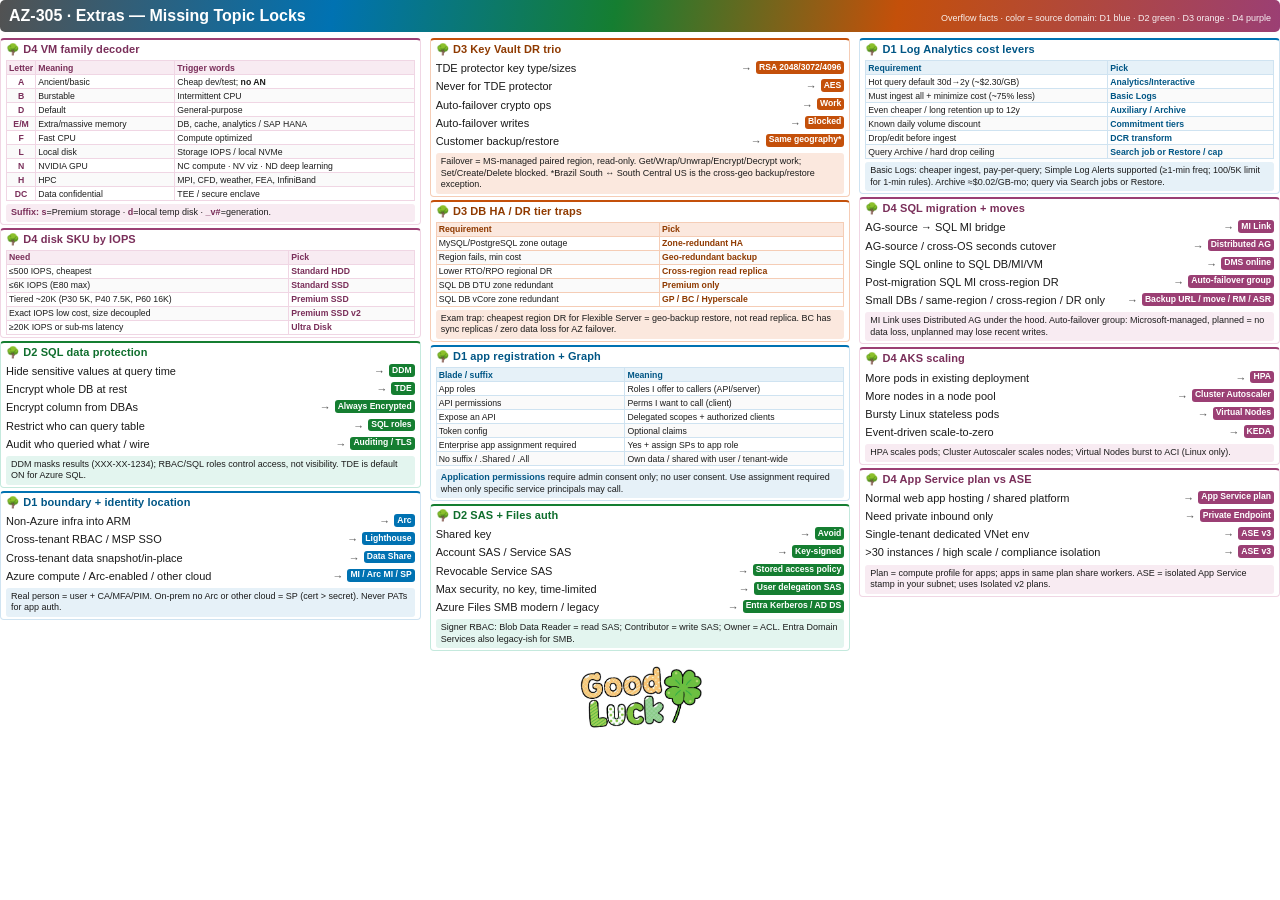
<file: data/cheat-sheets/one-pagers/extras-missing-topics.html>
<!doctype html>
<html lang="en">
  <head>
    <meta charset="utf-8" />
    <meta name="viewport" content="width=device-width, initial-scale=1" />
    <title>AZ-305 · Extras Missing Topics</title>
    <link rel="stylesheet" href="onepager.css" />
    <style>
      body.extras {
        --accent: #525252;
        --accent-dk: #333;
        --tint: #f2f2f2;
        --tint2: #d9d9d9;
        --on-accent: #fff;
        --arrow: var(--accent);
      }
      .extras .card {
        margin-bottom: 3px;
        padding-top: 2px;
        padding-bottom: 2px;
      }
      .extras .card > h2 {
        font-size: 11px;
        margin-bottom: 3px;
      }
      .extras .note,
      .extras .mnemonic {
        margin-top: 3px;
      }
      .extras .tree {
        gap: 1px;
      }
      .extras .d1 {
        --accent: #0072b2;
        --accent-dk: #005685;
        --tint: #e6f1f8;
        --tint2: #cfe3f1;
      }
      .extras .d2 {
        --accent: #157e31;
        --accent-dk: #0f6e2d;
        --tint: #e3f5ef;
        --tint2: #c4e9dd;
      }
      .extras .d3 {
        --accent: #c4500a;
        --accent-dk: #8f3a00;
        --tint: #fbe8de;
        --tint2: #f5cdb6;
      }
      .extras .d4 {
        --accent: #9b3f74;
        --accent-dk: #7a2f5a;
        --tint: #f8ebf2;
        --tint2: #f0d6e4;
      }
      .extras .tagline {
        font-size: 9px;
        opacity: 0.9;
      }
      .extras .legend {
        display: flex;
        gap: 5px;
        justify-content: center;
        margin-top: 2px;
      }
      .extras .legend span {
        border-radius: 3px;
        color: #fff;
        font-weight: 800;
        padding: 1px 5px;
        font-size: 8px;
      }
      .extras .legend .d1-badge { background: #0072b2; }
      .extras .legend .d2-badge { background: #157e31; }
      .extras .legend .d3-badge { background: #c4500a; }
      .extras .legend .d4-badge { background: #9b3f74; }
      .extras table {
        font-size: 8.7px;
      }
      .extras th,
      .extras td {
        padding: 0.5px 2px;
      }
      .extras .ans {
        font-size: 8.6px;
        padding: 0.5px 3px;
      }
      .extras .note {
        font-size: 9px;
        line-height: 1.28;
      }
      .extras .tight td:first-child {
        width: 24px;
        text-align: center;
        font-weight: 800;
        color: var(--accent-dk);
      }
      .extras .banner {
        background: linear-gradient(100deg, #525252 0%, #0072b2 26%, #157e31 48%, #c4500a 70%, #9b3f74 100%);
      }
      .extras .goodluck-stage {
        flex: 0 0 auto;
        display: flex;
        align-items: center;
        justify-content: center;
        width: 100%;
        height: 86px;
        margin-top: 4px;
      }
      .extras .goodluck-art {
        width: 235px;
        max-height: 82px;
        flex: 0 0 auto;
        object-fit: contain;
        background: transparent;
      }
    </style>
  </head>
  <body class="extras">
    <div class="banner">
      <h1>AZ-305 · Extras — Missing Topic Locks</h1>
      <span class="sub">Overflow facts · color = source domain: D1 blue · D2 green · D3 orange · D4 purple</span>
    </div>

    <div class="grid">
      <section class="card d4">
        <h2>🌳 D4 VM family decoder</h2>
        <table class="tight">
          <thead><tr><th>Letter</th><th>Meaning</th><th>Trigger words</th></tr></thead>
          <tbody>
            <tr><td>A</td><td>Ancient/basic</td><td>Cheap dev/test; <b>no AN</b></td></tr>
            <tr><td>B</td><td>Burstable</td><td>Intermittent CPU</td></tr>
            <tr><td>D</td><td>Default</td><td>General-purpose</td></tr>
            <tr><td>E/M</td><td>Extra/massive memory</td><td>DB, cache, analytics / SAP HANA</td></tr>
            <tr><td>F</td><td>Fast CPU</td><td>Compute optimized</td></tr>
            <tr><td>L</td><td>Local disk</td><td>Storage IOPS / local NVMe</td></tr>
            <tr><td>N</td><td>NVIDIA GPU</td><td>NC compute · NV viz · ND deep learning</td></tr>
            <tr><td>H</td><td>HPC</td><td>MPI, CFD, weather, FEA, InfiniBand</td></tr>
            <tr><td>DC</td><td>Data confidential</td><td>TEE / secure enclave</td></tr>
          </tbody>
        </table>
        <div class="note"><b>Suffix:</b> <b>s</b>=Premium storage · <b>d</b>=local temp disk · <b>_v#</b>=generation.</div>
      </section>

      <section class="card d4">
        <h2>🌳 D4 disk SKU by IOPS</h2>
        <table>
          <thead><tr><th>Need</th><th>Pick</th></tr></thead>
          <tbody>
            <tr><td>≤500 IOPS, cheapest</td><td class="win">Standard HDD</td></tr>
            <tr><td>≤6K IOPS (E80 max)</td><td class="win">Standard SSD</td></tr>
            <tr><td>Tiered ~20K (P30 5K, P40 7.5K, P60 16K)</td><td class="win">Premium SSD</td></tr>
            <tr><td>Exact IOPS low cost, size decoupled</td><td class="win">Premium SSD v2</td></tr>
            <tr><td>≥20K IOPS or sub-ms latency</td><td class="win">Ultra Disk</td></tr>
          </tbody>
        </table>
      </section>

      <section class="card d2">
        <h2>🌳 D2 SQL data protection</h2>
        <div class="tree">
          <div class="row"><span class="cond">Hide sensitive values at query time</span><span class="arrow">→</span><span class="ans">DDM</span></div>
          <div class="row"><span class="cond">Encrypt whole DB at rest</span><span class="arrow">→</span><span class="ans">TDE</span></div>
          <div class="row"><span class="cond">Encrypt column from DBAs</span><span class="arrow">→</span><span class="ans">Always Encrypted</span></div>
          <div class="row"><span class="cond">Restrict who can query table</span><span class="arrow">→</span><span class="ans">SQL roles</span></div>
          <div class="row"><span class="cond">Audit who queried what / wire</span><span class="arrow">→</span><span class="ans">Auditing / TLS</span></div>
        </div>
        <div class="note">DDM masks results (XXX-XX-1234); RBAC/SQL roles control access, not visibility. TDE is default ON for Azure SQL.</div>
      </section>

      <section class="card d1">
        <h2>🌳 D1 boundary + identity location</h2>
        <div class="tree">
          <div class="row"><span class="cond">Non-Azure infra into ARM</span><span class="arrow">→</span><span class="ans">Arc</span></div>
          <div class="row"><span class="cond">Cross-tenant RBAC / MSP SSO</span><span class="arrow">→</span><span class="ans">Lighthouse</span></div>
          <div class="row"><span class="cond">Cross-tenant data snapshot/in-place</span><span class="arrow">→</span><span class="ans">Data Share</span></div>
          <div class="row"><span class="cond">Azure compute / Arc-enabled / other cloud</span><span class="arrow">→</span><span class="ans">MI / Arc MI / SP</span></div>
        </div>
        <div class="note">Real person = user + CA/MFA/PIM. On-prem no Arc or other cloud = SP (cert &gt; secret). Never PATs for app auth.</div>
      </section>

      <section class="card d3">
        <h2>🌳 D3 Key Vault DR trio</h2>
        <div class="tree">
          <div class="row"><span class="cond">TDE protector key type/sizes</span><span class="arrow">→</span><span class="ans">RSA 2048/3072/4096</span></div>
          <div class="row"><span class="cond">Never for TDE protector</span><span class="arrow">→</span><span class="ans">AES</span></div>
          <div class="row"><span class="cond">Auto-failover crypto ops</span><span class="arrow">→</span><span class="ans">Work</span></div>
          <div class="row"><span class="cond">Auto-failover writes</span><span class="arrow">→</span><span class="ans">Blocked</span></div>
          <div class="row"><span class="cond">Customer backup/restore</span><span class="arrow">→</span><span class="ans">Same geography*</span></div>
        </div>
        <div class="note">Failover = MS-managed paired region, read-only. Get/Wrap/Unwrap/Encrypt/Decrypt work; Set/Create/Delete blocked. *Brazil South ↔ South Central US is the cross-geo backup/restore exception.</div>
      </section>

      <section class="card d3">
        <h2>🌳 D3 DB HA / DR tier traps</h2>
        <table>
          <thead><tr><th>Requirement</th><th>Pick</th></tr></thead>
          <tbody>
            <tr><td>MySQL/PostgreSQL zone outage</td><td class="win">Zone-redundant HA</td></tr>
            <tr><td>Region fails, min cost</td><td class="win">Geo-redundant backup</td></tr>
            <tr><td>Lower RTO/RPO regional DR</td><td class="win">Cross-region read replica</td></tr>
            <tr><td>SQL DB DTU zone redundant</td><td class="win">Premium only</td></tr>
            <tr><td>SQL DB vCore zone redundant</td><td class="win">GP / BC / Hyperscale</td></tr>
          </tbody>
        </table>
        <div class="note">Exam trap: cheapest region DR for Flexible Server = geo-backup restore, not read replica. BC has sync replicas / zero data loss for AZ failover.</div>
      </section>

      <section class="card d1">
        <h2>🌳 D1 app registration + Graph</h2>
        <table>
          <thead><tr><th>Blade / suffix</th><th>Meaning</th></tr></thead>
          <tbody>
            <tr><td>App roles</td><td>Roles I offer to callers (API/server)</td></tr>
            <tr><td>API permissions</td><td>Perms I want to call (client)</td></tr>
            <tr><td>Expose an API</td><td>Delegated scopes + authorized clients</td></tr>
            <tr><td>Token config</td><td>Optional claims</td></tr>
            <tr><td>Enterprise app assignment required</td><td>Yes + assign SPs to app role</td></tr>
            <tr><td>No suffix / .Shared / .All</td><td>Own data / shared with user / tenant-wide</td></tr>
          </tbody>
        </table>
        <div class="note"><b>Application permissions</b> require admin consent only; no user consent. Use assignment required when only specific service principals may call.</div>
      </section>

      <section class="card d2">
        <h2>🌳 D2 SAS + Files auth</h2>
        <div class="tree">
          <div class="row"><span class="cond">Shared key</span><span class="arrow">→</span><span class="ans">Avoid</span></div>
          <div class="row"><span class="cond">Account SAS / Service SAS</span><span class="arrow">→</span><span class="ans">Key-signed</span></div>
          <div class="row"><span class="cond">Revocable Service SAS</span><span class="arrow">→</span><span class="ans">Stored access policy</span></div>
          <div class="row"><span class="cond">Max security, no key, time-limited</span><span class="arrow">→</span><span class="ans">User delegation SAS</span></div>
          <div class="row"><span class="cond">Azure Files SMB modern / legacy</span><span class="arrow">→</span><span class="ans">Entra Kerberos / AD DS</span></div>
        </div>
        <div class="note">Signer RBAC: Blob Data Reader = read SAS; Contributor = write SAS; Owner = ACL. Entra Domain Services also legacy-ish for SMB.</div>
      </section>

      <section class="card d1">
        <h2>🌳 D1 Log Analytics cost levers</h2>
        <table>
          <thead><tr><th>Requirement</th><th>Pick</th></tr></thead>
          <tbody>
            <tr><td>Hot query default 30d→2y (~$2.30/GB)</td><td class="win">Analytics/Interactive</td></tr>
            <tr><td>Must ingest all + minimize cost (~75% less)</td><td class="win">Basic Logs</td></tr>
            <tr><td>Even cheaper / long retention up to 12y</td><td class="win">Auxiliary / Archive</td></tr>
            <tr><td>Known daily volume discount</td><td class="win">Commitment tiers</td></tr>
            <tr><td>Drop/edit before ingest</td><td class="win">DCR transform</td></tr>
            <tr><td>Query Archive / hard drop ceiling</td><td class="win">Search job or Restore / cap</td></tr>
          </tbody>
        </table>
        <div class="note">Basic Logs: cheaper ingest, pay-per-query; Simple Log Alerts supported (≥1-min freq; 100/5K limit for 1-min rules). Archive ≈$0.02/GB-mo; query via Search jobs or Restore.</div>
      </section>

      <section class="card d4">
        <h2>🌳 D4 SQL migration + moves</h2>
        <div class="tree">
          <div class="row"><span class="cond">AG-source → SQL MI bridge</span><span class="arrow">→</span><span class="ans">MI Link</span></div>
          <div class="row"><span class="cond">AG-source / cross-OS seconds cutover</span><span class="arrow">→</span><span class="ans">Distributed AG</span></div>
          <div class="row"><span class="cond">Single SQL online to SQL DB/MI/VM</span><span class="arrow">→</span><span class="ans">DMS online</span></div>
          <div class="row"><span class="cond">Post-migration SQL MI cross-region DR</span><span class="arrow">→</span><span class="ans">Auto-failover group</span></div>
          <div class="row"><span class="cond">Small DBs / same-region / cross-region / DR only</span><span class="arrow">→</span><span class="ans">Backup URL / move / RM / ASR</span></div>
        </div>
        <div class="note">MI Link uses Distributed AG under the hood. Auto-failover group: Microsoft-managed, planned = no data loss, unplanned may lose recent writes.</div>
      </section>

      <section class="card d4">
        <h2>🌳 D4 AKS scaling</h2>
        <div class="tree">
          <div class="row"><span class="cond">More pods in existing deployment</span><span class="arrow">→</span><span class="ans">HPA</span></div>
          <div class="row"><span class="cond">More nodes in a node pool</span><span class="arrow">→</span><span class="ans">Cluster Autoscaler</span></div>
          <div class="row"><span class="cond">Bursty Linux stateless pods</span><span class="arrow">→</span><span class="ans">Virtual Nodes</span></div>
          <div class="row"><span class="cond">Event-driven scale-to-zero</span><span class="arrow">→</span><span class="ans">KEDA</span></div>
        </div>
        <div class="note">HPA scales pods; Cluster Autoscaler scales nodes; Virtual Nodes burst to ACI (Linux only).</div>
      </section>

      <section class="card d4">
        <h2>🌳 D4 App Service plan vs ASE</h2>
        <div class="tree">
          <div class="row"><span class="cond">Normal web app hosting / shared platform</span><span class="arrow">→</span><span class="ans">App Service plan</span></div>
          <div class="row"><span class="cond">Need private inbound only</span><span class="arrow">→</span><span class="ans">Private Endpoint</span></div>
          <div class="row"><span class="cond">Single-tenant dedicated VNet env</span><span class="arrow">→</span><span class="ans">ASE v3</span></div>
          <div class="row"><span class="cond">&gt;30 instances / high scale / compliance isolation</span><span class="arrow">→</span><span class="ans">ASE v3</span></div>
        </div>
        <div class="note">Plan = compute profile for apps; apps in same plan share workers. ASE = isolated App Service stamp in your subnet; uses Isolated v2 plans.</div>
      </section>
    </div>

    <div class="goodluck-stage">
      <img class="goodluck-art" src="img/cute-word-good-luck-cartoon-style-illustration-vector.jpg" alt="Good Luck cartoon lettering with a clover" />
    </div>
  </body>
</html>
</file>
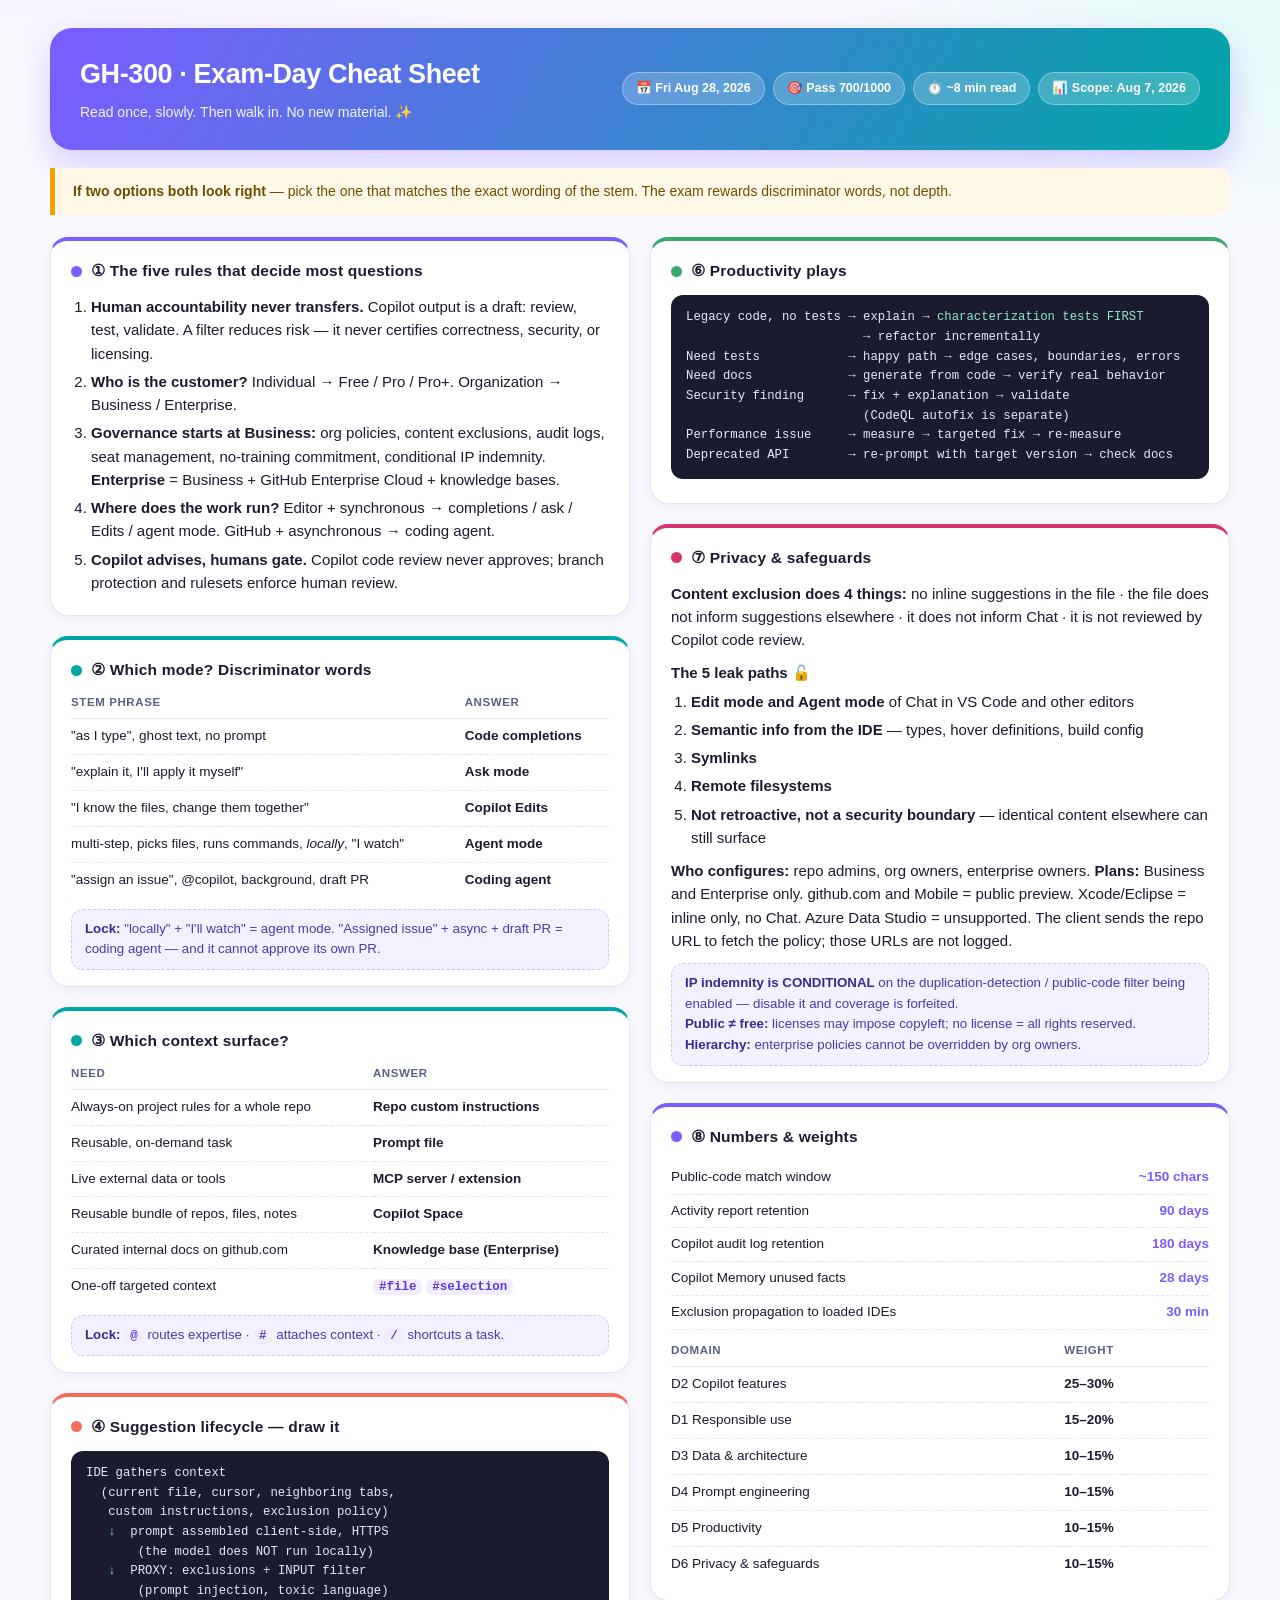
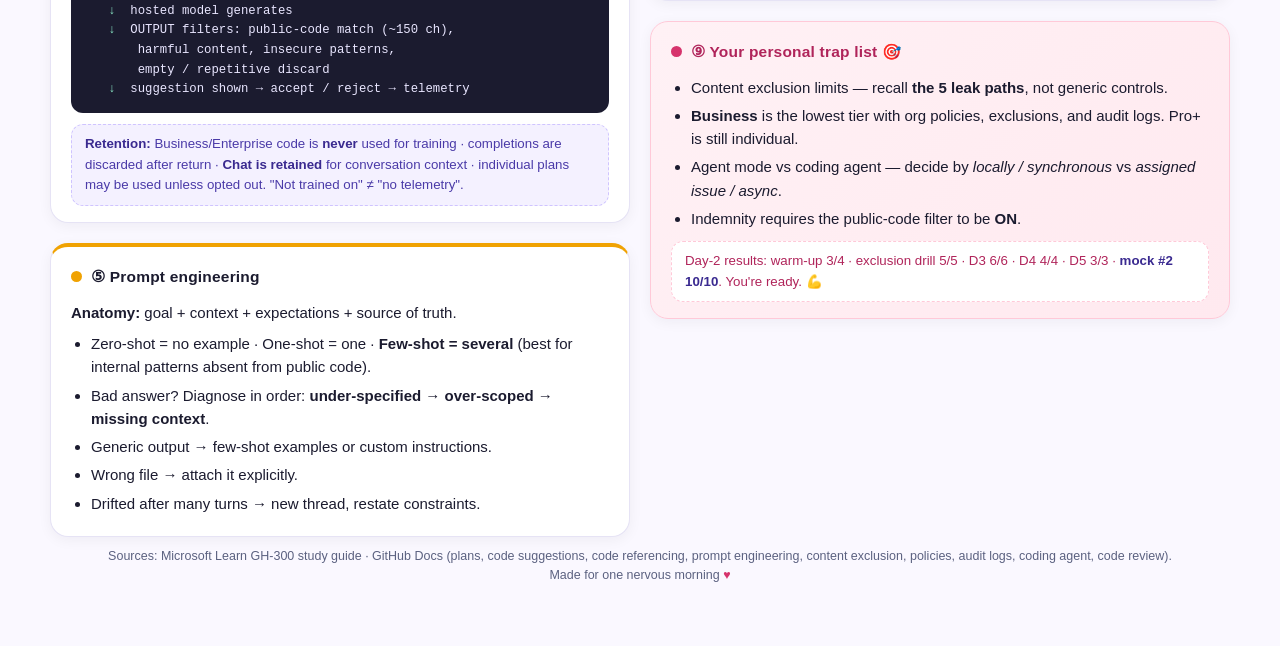
<file: exams/gh-300/material/cheat-sheets/EXAM-DAY-CHEAT-SHEET.html>
<!DOCTYPE html>
<html lang="en">
<head>
<meta charset="utf-8">
<meta name="viewport" content="width=device-width, initial-scale=1">
<title>GH-300 · Exam-Day Cheat Sheet</title>
<style>
  :root{
    --ink:#1b1b2f; --muted:#5b6180; --line:#e6e3f5; --bg:#faf8ff;
    --d1:#7c5cff; --d2:#00a6a6; --d3:#f26d5b; --d4:#f0a202; --d5:#3aa76d; --d6:#d6336c;
    --card:#ffffff;
  }
  *{box-sizing:border-box}
  body{
    margin:0; padding:28px 20px 60px;
    background:
      radial-gradient(900px 500px at 10% -10%, #efe9ff 0%, transparent 60%),
      radial-gradient(800px 500px at 100% 0%, #e3fbf8 0%, transparent 55%),
      var(--bg);
    color:var(--ink);
    font:15px/1.55 -apple-system,BlinkMacSystemFont,"Segoe UI",Inter,Roboto,sans-serif;
  }
  .wrap{max-width:1180px;margin:0 auto}

  header{
    background:linear-gradient(120deg,#7c5cff,#00a6a6);
    color:#fff;border-radius:22px;padding:26px 30px;
    box-shadow:0 14px 34px rgba(124,92,255,.28);
    display:flex;flex-wrap:wrap;gap:18px;align-items:center;justify-content:space-between;
  }
  header h1{margin:0;font-size:27px;letter-spacing:-.4px}
  header p{margin:6px 0 0;opacity:.93;font-size:14px}
  .pills{display:flex;gap:8px;flex-wrap:wrap}
  .pill{background:rgba(255,255,255,.2);border:1px solid rgba(255,255,255,.35);
    padding:6px 13px;border-radius:999px;font-size:12.5px;font-weight:600;backdrop-filter:blur(4px)}

  .note{margin:18px 0 22px;padding:13px 18px;border-left:5px solid var(--d4);
    background:#fff8e8;border-radius:0 12px 12px 0;font-size:14px;color:#6b4e00}

  .grid{columns:2;column-gap:20px}
  @media(max-width:900px){.grid{columns:1}}

  .card{
    break-inside:avoid;background:var(--card);border:1px solid var(--line);
    border-radius:18px;padding:18px 20px 16px;margin:0 0 20px;
    box-shadow:0 3px 14px rgba(27,27,47,.05);
  }
  .card h2{
    margin:0 0 12px;font-size:15.5px;letter-spacing:.2px;display:flex;align-items:center;gap:9px;
  }
  .dot{width:11px;height:11px;border-radius:50%;flex:0 0 auto}
  .c1 .dot{background:var(--d1)} .c2 .dot{background:var(--d2)}
  .c3 .dot{background:var(--d3)} .c4 .dot{background:var(--d4)}
  .c5 .dot{background:var(--d5)} .c6 .dot{background:var(--d6)}
  .c1{border-top:4px solid var(--d1)} .c2{border-top:4px solid var(--d2)}
  .c3{border-top:4px solid var(--d3)} .c4{border-top:4px solid var(--d4)}
  .c5{border-top:4px solid var(--d5)} .c6{border-top:4px solid var(--d6)}

  ol,ul{margin:0;padding-left:20px}
  li{margin:5px 0}
  strong{font-weight:700}
  .k{background:#f1edff;color:#5b3bd6;border-radius:6px;padding:1px 6px;
    font:600 12.5px/1.4 ui-monospace,SFMono-Regular,Menlo,monospace}

  table{width:100%;border-collapse:collapse;font-size:13.5px;margin:4px 0 2px}
  th{text-align:left;color:var(--muted);font-size:11.5px;text-transform:uppercase;
    letter-spacing:.6px;padding:0 8px 6px 0;border-bottom:1px solid var(--line)}
  td{padding:7px 8px 7px 0;border-bottom:1px dashed var(--line);vertical-align:top}
  tr:last-child td{border-bottom:none}
  td:last-child{font-weight:650}

  pre{background:#1b1b2f;color:#e9e6ff;border-radius:12px;padding:13px 15px;
    font:12.3px/1.6 ui-monospace,SFMono-Regular,Menlo,monospace;overflow-x:auto;margin:8px 0}
  pre .a{color:#8be9c8}

  .lock{margin-top:11px;background:#f4f1ff;border:1px dashed #cfc4ff;border-radius:12px;
    padding:9px 13px;font-size:13.3px;color:#4a3aa8}
  .lock b{color:#3a2a90}

  .trap{background:linear-gradient(135deg,#fff1f5,#ffe9ef);border:1px solid #ffc9d8}
  .trap h2{color:#b0245a}

  .num{display:flex;justify-content:space-between;gap:10px;padding:6px 0;
    border-bottom:1px dashed var(--line);font-size:13.5px}
  .num:last-child{border-bottom:none}
  .num b{font-variant-numeric:tabular-nums;color:var(--d1)}

  footer{text-align:center;color:var(--muted);font-size:12.5px;margin-top:10px}
  .heart{color:var(--d6)}

  @media print{
    body{background:#fff;padding:0;font-size:11.4px}
    header{box-shadow:none;border-radius:0}
    .card{box-shadow:none;break-inside:avoid}
    .grid{columns:2}
  }
</style>
</head>
<body>
<div class="wrap">

<header>
  <div>
    <h1>GH-300 · Exam-Day Cheat Sheet</h1>
    <p>Read once, slowly. Then walk in. No new material. ✨</p>
  </div>
  <div class="pills">
    <span class="pill">📅 Fri Aug 28, 2026</span>
    <span class="pill">🎯 Pass 700/1000</span>
    <span class="pill">⏱️ ~8 min read</span>
    <span class="pill">📊 Scope: Aug 7, 2026</span>
  </div>
</header>

<div class="note">
  <strong>If two options both look right</strong> — pick the one that matches the
  exact wording of the stem. The exam rewards discriminator words, not depth.
</div>

<div class="grid">

  <section class="card c1">
    <h2><span class="dot"></span>① The five rules that decide most questions</h2>
    <ol>
      <li><strong>Human accountability never transfers.</strong> Copilot output is a draft: review, test, validate. A filter reduces risk — it never certifies correctness, security, or licensing.</li>
      <li><strong>Who is the customer?</strong> Individual → Free / Pro / Pro+. Organization → Business / Enterprise.</li>
      <li><strong>Governance starts at Business:</strong> org policies, content exclusions, audit logs, seat management, no-training commitment, conditional IP indemnity. <strong>Enterprise</strong> = Business + GitHub Enterprise Cloud + knowledge bases.</li>
      <li><strong>Where does the work run?</strong> Editor + synchronous → completions / ask / Edits / agent mode. GitHub + asynchronous → coding agent.</li>
      <li><strong>Copilot advises, humans gate.</strong> Copilot code review never approves; branch protection and rulesets enforce human review.</li>
    </ol>
  </section>

  <section class="card c2">
    <h2><span class="dot"></span>② Which mode? Discriminator words</h2>
    <table>
      <tr><th>Stem phrase</th><th>Answer</th></tr>
      <tr><td>"as I type", ghost text, no prompt</td><td>Code completions</td></tr>
      <tr><td>"explain it, I'll apply it myself"</td><td>Ask mode</td></tr>
      <tr><td>"I know the files, change them together"</td><td>Copilot Edits</td></tr>
      <tr><td>multi-step, picks files, runs commands, <em>locally</em>, "I watch"</td><td>Agent mode</td></tr>
      <tr><td>"assign an issue", @copilot, background, draft PR</td><td>Coding agent</td></tr>
    </table>
    <div class="lock"><b>Lock:</b> "locally" + "I'll watch" = agent mode. "Assigned issue" + async + draft PR = coding agent — and it cannot approve its own PR.</div>
  </section>

  <section class="card c2">
    <h2><span class="dot"></span>③ Which context surface?</h2>
    <table>
      <tr><th>Need</th><th>Answer</th></tr>
      <tr><td>Always-on project rules for a whole repo</td><td>Repo custom instructions</td></tr>
      <tr><td>Reusable, on-demand task</td><td>Prompt file</td></tr>
      <tr><td>Live external data or tools</td><td>MCP server / extension</td></tr>
      <tr><td>Reusable bundle of repos, files, notes</td><td>Copilot Space</td></tr>
      <tr><td>Curated internal docs on github.com</td><td>Knowledge base (Enterprise)</td></tr>
      <tr><td>One-off targeted context</td><td><span class="k">#file</span> <span class="k">#selection</span></td></tr>
    </table>
    <div class="lock"><b>Lock:</b> <span class="k">@</span> routes expertise · <span class="k">#</span> attaches context · <span class="k">/</span> shortcuts a task.</div>
  </section>

  <section class="card c3">
    <h2><span class="dot"></span>④ Suggestion lifecycle — draw it</h2>
<pre>IDE gathers context
  (current file, cursor, neighboring tabs,
   custom instructions, exclusion policy)
   <span class="a">↓</span>  prompt assembled client-side, HTTPS
       (the model does NOT run locally)
   <span class="a">↓</span>  PROXY: exclusions + INPUT filter
       (prompt injection, toxic language)
   <span class="a">↓</span>  hosted model generates
   <span class="a">↓</span>  OUTPUT filters: public-code match (~150 ch),
       harmful content, insecure patterns,
       empty / repetitive discard
   <span class="a">↓</span>  suggestion shown → accept / reject → telemetry</pre>
    <div class="lock"><b>Retention:</b> Business/Enterprise code is <b>never</b> used for training · completions are discarded after return · <b>Chat is retained</b> for conversation context · individual plans may be used unless opted out. "Not trained on" ≠ "no telemetry".</div>
  </section>

  <section class="card c4">
    <h2><span class="dot"></span>⑤ Prompt engineering</h2>
    <p style="margin:0 0 8px"><strong>Anatomy:</strong> goal + context + expectations + source of truth.</p>
    <ul>
      <li>Zero-shot = no example · One-shot = one · <strong>Few-shot = several</strong> (best for internal patterns absent from public code).</li>
      <li>Bad answer? Diagnose in order: <strong>under-specified → over-scoped → missing context</strong>.</li>
      <li>Generic output → few-shot examples or custom instructions.</li>
      <li>Wrong file → attach it explicitly.</li>
      <li>Drifted after many turns → new thread, restate constraints.</li>
    </ul>
  </section>

  <section class="card c5">
    <h2><span class="dot"></span>⑥ Productivity plays</h2>
<pre>Legacy code, no tests → explain → <span class="a">characterization tests FIRST</span>
                        → refactor incrementally
Need tests            → happy path → edge cases, boundaries, errors
Need docs             → generate from code → verify real behavior
Security finding      → fix + explanation → validate
                        (CodeQL autofix is separate)
Performance issue     → measure → targeted fix → re-measure
Deprecated API        → re-prompt with target version → check docs</pre>
  </section>

  <section class="card c6">
    <h2><span class="dot"></span>⑦ Privacy &amp; safeguards</h2>
    <p style="margin:0 0 6px"><strong>Content exclusion does 4 things:</strong> no inline suggestions in the file · the file does not inform suggestions elsewhere · it does not inform Chat · it is not reviewed by Copilot code review.</p>
    <p style="margin:10px 0 4px"><strong>The 5 leak paths 🔓</strong></p>
    <ol>
      <li><strong>Edit mode and Agent mode</strong> of Chat in VS Code and other editors</li>
      <li><strong>Semantic info from the IDE</strong> — types, hover definitions, build config</li>
      <li><strong>Symlinks</strong></li>
      <li><strong>Remote filesystems</strong></li>
      <li><strong>Not retroactive, not a security boundary</strong> — identical content elsewhere can still surface</li>
    </ol>
    <p style="margin:10px 0 0"><strong>Who configures:</strong> repo admins, org owners, enterprise owners. <strong>Plans:</strong> Business and Enterprise only. github.com and Mobile = public preview. Xcode/Eclipse = inline only, no Chat. Azure Data Studio = unsupported. The client sends the repo URL to fetch the policy; those URLs are not logged.</p>
    <div class="lock">
      <b>IP indemnity is CONDITIONAL</b> on the duplication-detection / public-code filter being enabled — disable it and coverage is forfeited.<br>
      <b>Public ≠ free:</b> licenses may impose copyleft; no license = all rights reserved.<br>
      <b>Hierarchy:</b> enterprise policies cannot be overridden by org owners.
    </div>
  </section>

  <section class="card c1">
    <h2><span class="dot"></span>⑧ Numbers &amp; weights</h2>
    <div class="num"><span>Public-code match window</span><b>~150 chars</b></div>
    <div class="num"><span>Activity report retention</span><b>90 days</b></div>
    <div class="num"><span>Copilot audit log retention</span><b>180 days</b></div>
    <div class="num"><span>Copilot Memory unused facts</span><b>28 days</b></div>
    <div class="num"><span>Exclusion propagation to loaded IDEs</span><b>30 min</b></div>
    <table style="margin-top:12px">
      <tr><th>Domain</th><th>Weight</th></tr>
      <tr><td>D2 Copilot features</td><td>25–30%</td></tr>
      <tr><td>D1 Responsible use</td><td>15–20%</td></tr>
      <tr><td>D3 Data &amp; architecture</td><td>10–15%</td></tr>
      <tr><td>D4 Prompt engineering</td><td>10–15%</td></tr>
      <tr><td>D5 Productivity</td><td>10–15%</td></tr>
      <tr><td>D6 Privacy &amp; safeguards</td><td>10–15%</td></tr>
    </table>
  </section>

  <section class="card c6 trap">
    <h2><span class="dot"></span>⑨ Your personal trap list 🎯</h2>
    <ul>
      <li>Content exclusion limits — recall <strong>the 5 leak paths</strong>, not generic controls.</li>
      <li><strong>Business</strong> is the lowest tier with org policies, exclusions, and audit logs. Pro+ is still individual.</li>
      <li>Agent mode vs coding agent — decide by <em>locally / synchronous</em> vs <em>assigned issue / async</em>.</li>
      <li>Indemnity requires the public-code filter to be <strong>ON</strong>.</li>
    </ul>
    <div class="lock" style="background:#fff;border-color:#ffc9d8;color:#b0245a">
      Day-2 results: warm-up 3/4 · exclusion drill 5/5 · D3 6/6 · D4 4/4 · D5 3/3 · <b>mock #2 10/10</b>. You're ready. 💪
    </div>
  </section>

</div>

<footer>
  Sources: Microsoft Learn GH-300 study guide · GitHub Docs (plans, code suggestions,
  code referencing, prompt engineering, content exclusion, policies, audit logs,
  coding agent, code review).<br>
  Made for one nervous morning <span class="heart">♥</span>
</footer>

</div>
</body>
</html>
</file>
<file: data/cheat-sheets/one-pagers/onepager.css>
/* AZ-305 per-domain one-pager cheat sheets.
   Target: A4 LANDSCAPE, fit-to-one-page, print to PDF via browser
   (Ctrl/Cmd+P -> Save as PDF -> enable "Background graphics").

   One signature color per domain is set with a `theme-*` class on <body>:
     theme-d1 = blue, theme-d2 = green, theme-d3 = amber, theme-d4 = purple. */

/* ---------- Per-domain color tokens ---------- */
.theme-d1 {
  --accent: #0072b2;
  --accent-dk: #005685;
  --tint: #e6f1f8;
  --tint2: #cfe3f1;
  --on-accent: #fff;
  --arrow: var(--accent);
}
.theme-d2 {
  --accent: #157e31;
  --accent-dk: #0f6e2d;
  --tint: #e3f5ef;
  --tint2: #c4e9dd;
  --on-accent: #fff;
  --arrow: var(--accent);
}
.theme-d3 {
  --accent: #c4500a;
  --accent-dk: #8f3a00;
  --tint: #fbe8de;
  --tint2: #f5cdb6;
  --on-accent: #fff;
  --arrow: var(--accent);
}
.theme-d4 {
  --accent: #9b3f74;
  --accent-dk: #7a2f5a;
  --tint: #f8ebf2;
  --tint2: #f0d6e4;
  --on-accent: #fff;
  --arrow: var(--accent);
}

/* ---------- Page geometry ---------- */
@page {
  size: A4 landscape;
  margin: 6mm 7mm;
}

* {
  box-sizing: border-box;
}

html {
  height: 100%;
}

body {
  font-family: "Segoe UI", -apple-system, Roboto, Helvetica, Arial, sans-serif;
  font-size: 11px;
  line-height: 1.38;
  color: #1b1b1b;
  margin: 0;
  min-height: 100vh;
  display: flex;
  flex-direction: column;
  -webkit-print-color-adjust: exact;
  print-color-adjust: exact;
}

@media print {
  body {
    min-height: 196mm;
  }
}

/* ---------- Banner ---------- */
.banner {
  display: flex;
  align-items: baseline;
  gap: 8px;
  background: var(--accent);
  color: var(--on-accent);
  padding: 5px 9px;
  border-radius: 5px;
  margin-bottom: 6px;
}
.banner h1 {
  font-size: 16px;
  margin: 0;
  font-weight: 700;
}
.banner .sub {
  font-size: 9px;
  opacity: 0.92;
  margin-left: auto;
  text-align: right;
}

/* ---------- Masonry columns ---------- */
.grid {
  column-count: 3;
  column-gap: 9px;
  flex: 0 0 auto;
}

/* ---------- Fill strip (bottom banner that grows to fill the page) ---------- */
.fillstrip {
  flex: 1 1 auto;
  display: flex;
  align-items: center;
  gap: 14px;
  margin-top: 6px;
  padding: 7px 16px;
  border-radius: 6px;
  color: #fff;
  background: linear-gradient(
    120deg,
    color-mix(in srgb, var(--accent) 55%, #000) 0%,
    var(--accent-dk) 100%
  );
  overflow: hidden;
}
.fillstrip .motif {
  font-size: 30px;
  line-height: 1;
  flex: 0 0 auto;
  filter: drop-shadow(0 1px 1px rgba(0, 0, 0, 0.25));
}
.fillstrip .msg {
  flex: 1 1 auto;
  text-align: center;
}
.fillstrip .big {
  font-size: 15px;
  font-weight: 800;
  letter-spacing: 0.2px;
  margin-bottom: 2px;
}
.fillstrip .line {
  font-size: 10px;
  opacity: 0.95;
  margin-bottom: 3px;
}
.fillstrip .tags {
  font-size: 9.5px;
  font-weight: 700;
  background: rgba(255, 255, 255, 0.18);
  border-radius: 4px;
  padding: 2px 8px;
  display: inline-block;
}

/* ---------- Card ---------- */
.card {
  break-inside: avoid;
  border: 1px solid var(--tint2);
  border-top: 2.5px solid var(--accent);
  border-radius: 4px;
  margin: 0 0 5px;
  padding: 4px 5px 4px;
  background: #fff;
}
.card > h2 {
  font-size: 12px;
  margin: 0 0 5px;
  color: var(--accent-dk);
  font-weight: 700;
  letter-spacing: 0.1px;
}
.card.wide {
  /* let a dense card span the full width when it has a big table */
  column-span: all;
}

/* ---------- Illustration filler cards ---------- */
.card.art {
  text-align: center;
  background: var(--tint);
  padding: 7px 6px 6px;
}
.card.art svg {
  display: block;
  width: 74%;
  max-height: 84px;
  height: auto;
  margin: 0 auto;
}
.card.art .cap {
  margin-top: 5px;
  font-weight: 800;
  color: var(--accent-dk);
  font-size: 10.5px;
  line-height: 1.25;
}

/* Two illustrations side by side in one card */
.card.art-pair {
  display: flex;
  gap: 8px;
  padding: 5px 6px 4px;
}
.card.art-pair .art-cell {
  flex: 1;
  min-width: 0;
}
.card.art-pair svg {
  width: 52%;
  max-height: 42px;
}
.card.art-pair .cap {
  margin-top: 2px;
  font-size: 9px;
}

/* ---------- Decision tree rows ---------- */
.tree {
  display: flex;
  flex-direction: column;
  gap: 2px;
}
.row {
  display: flex;
  align-items: flex-start;
  gap: 4px;
  padding: 1px 0;
}
.row .cond {
  flex: 1;
}
.row .arrow {
  color: var(--arrow);
  font-weight: 700;
  flex: 0 0 auto;
}
.ans {
  flex: 0 0 auto;
  background: var(--accent);
  color: var(--on-accent);
  font-weight: 700;
  padding: 0.5px 5px;
  border-radius: 3px;
  white-space: nowrap;
  font-size: 10px;
}
/* nesting depth -> indented, color-coded left rail */
.lvl2 {
  margin-left: 7px;
  border-left: 2px solid var(--tint2);
  padding-left: 5px;
}
.lvl3 {
  margin-left: 14px;
  border-left: 2px solid var(--tint);
  padding-left: 5px;
}
.gate {
  font-style: italic;
  color: var(--accent-dk);
  font-weight: 600;
  padding: 1.5px 0 0.5px;
}

/* ---------- Compact tables ---------- */
table {
  width: 100%;
  border-collapse: collapse;
  font-size: 10px;
}
th,
td {
  border: 1px solid var(--tint2);
  padding: 1.5px 3px;
  text-align: left;
  vertical-align: top;
}
th {
  background: var(--tint);
  color: var(--accent-dk);
  font-weight: 700;
}
tbody tr:nth-child(even) td {
  background: #fafafa;
}

/* ---------- Callouts ---------- */
.note {
  background: var(--tint);
  border-radius: 3px;
  padding: 3px 5px;
  margin-top: 4px;
}
.note b {
  color: var(--accent-dk);
}
.mnemonic {
  background: var(--accent);
  color: var(--on-accent);
  border-radius: 3px;
  padding: 3px 5px;
  margin-top: 4px;
  font-weight: 600;
}
.mnemonic .m {
  font-size: 10.5px;
  font-weight: 800;
  letter-spacing: 0.2px;
}

ul {
  margin: 2px 0;
  padding-left: 12px;
}
li {
  margin: 0.5px 0;
}

code,
.kbd {
  background: var(--tint2);
  border-radius: 2px;
  padding: 0 2px;
  font-family: "Cascadia Mono", Consolas, monospace;
  font-size: 7px;
}

.pill {
  display: inline-block;
  background: var(--tint2);
  color: var(--accent-dk);
  border-radius: 3px;
  padding: 0 3px;
  font-weight: 700;
  font-size: 7px;
}
.win {
  color: var(--accent-dk);
  font-weight: 700;
}
.trap {
  color: #b3261e;
  font-weight: 700;
}
</file>
